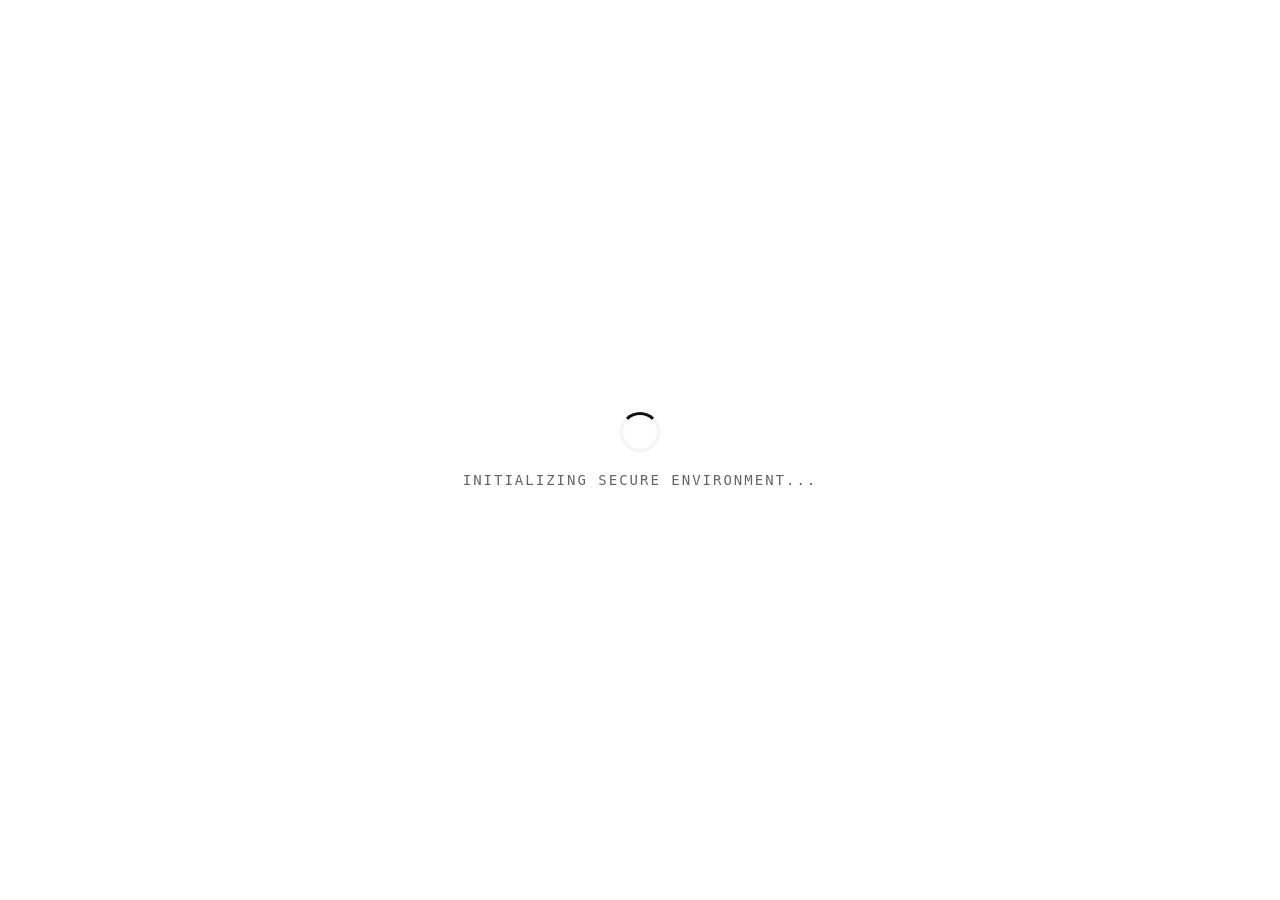
<file: index.html>
<!DOCTYPE html>
<html lang="zh-CN">
<head>
    <meta charset="UTF-8">
    <meta name="viewport" content="width=device-width, initial-scale=1.0">
    <title>Security Gateway</title>
    <script src="gateway.js" defer></script>
</head>
<body>
    <div id="secure-root"></div>
</body>
</html>
</file>
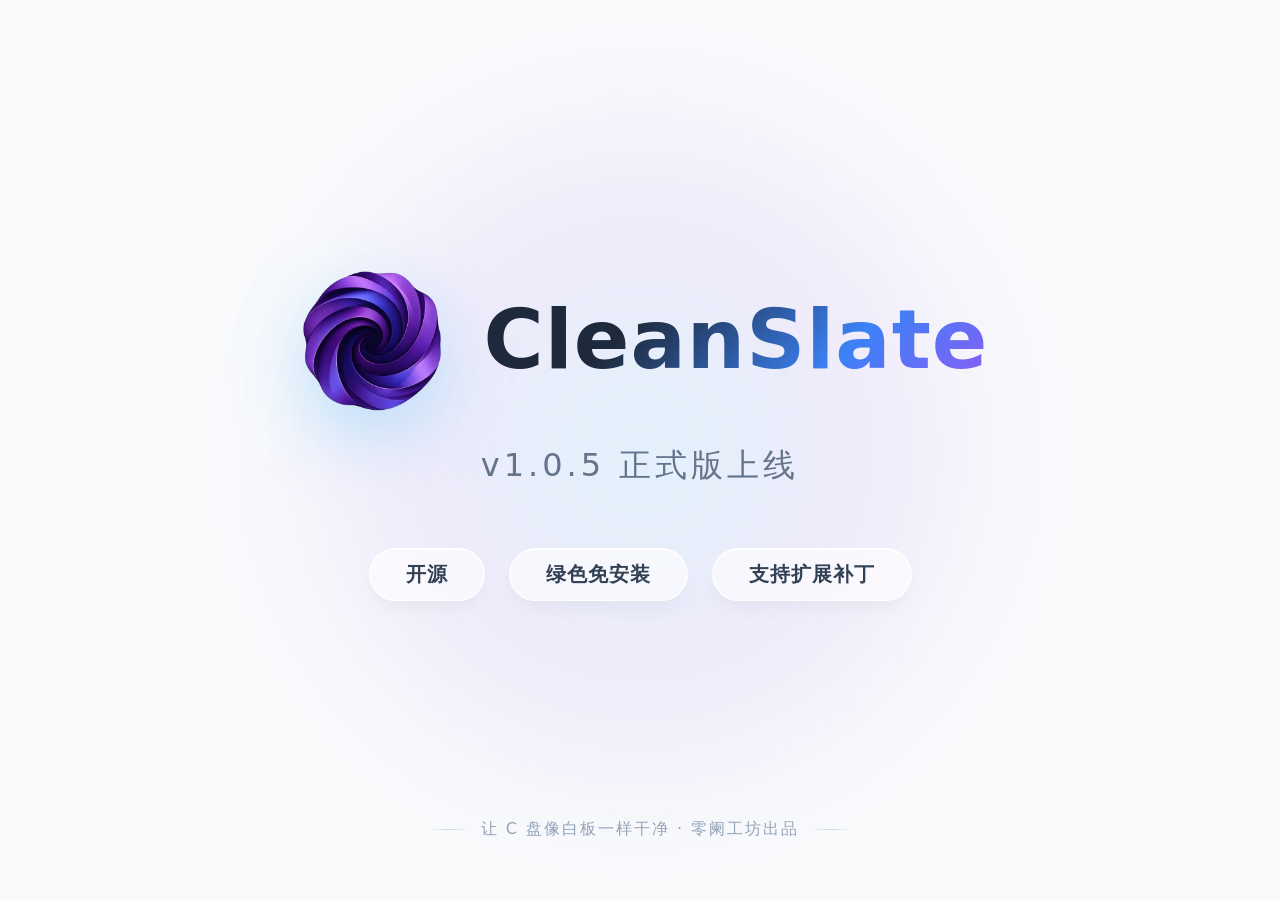
<file: CleanSlate.html>
<!DOCTYPE html>
<html lang="zh-CN">
<head>
<meta charset="UTF-8">
<meta name="viewport" content="width=device-width, initial-scale=1.0">
<title>CleanSlate Intro</title>
<style>
* { margin: 0; padding: 0; box-sizing: border-box; }

body {
    background: #f8fafc;
    width: 100vw;
    height: 100vh;
    overflow: hidden;
    font-family: "MiSans", "Segoe UI", system-ui, -apple-system, sans-serif;
    display: flex;
    align-items: center;
    justify-content: center;
}


.ambient-light {
    position: absolute;
    width: 800px;
    height: 800px;
    background: radial-gradient(circle, rgba(56,189,248,0.12) 0%, rgba(147,51,234,0.08) 40%, transparent 70%);
    border-radius: 50%;
    filter: blur(40px);
    z-index: 0;
    animation: rotateLight 20s linear infinite;
}

.container {
    position: relative;
    z-index: 1;
    display: flex;
    flex-direction: column;
    align-items: center;
    text-align: center;
    transform: translateY(-20px);
}

.wrap {
    display: flex;
    align-items: center;
    gap: 32px;
    margin-bottom: 24px;
}

.icon {
    width: 160px;
    height: 160px;
    background: url("app.webp") no-repeat center / contain;
    filter: drop-shadow(0 25px 35px rgba(56, 189, 248, 0.3)); 
    transform: translateY(200px) scale(0.8);
    opacity: 0;
    animation: iconPop 0.9s cubic-bezier(0.175, 0.885, 0.32, 1.275) 0.1s forwards;
}

.title-main {
        font-size: 82px;
    font-weight: 900;
    letter-spacing: 1px;
    background: linear-gradient(135deg, #1e293b 30%, #3b82f6 70%, #8b5cf6 100%);
    background-clip: text;
    -webkit-background-clip: text;
    color: transparent;
    -webkit-text-fill-color: transparent;
}

.title-blur {
    opacity: 0;
    filter: blur(8px);
    transform: translateX(-40px);
    animation: titleSlideIn 1s cubic-bezier(0.165, 0.84, 0.44, 1) 0.6s forwards;
}

.sub-title {
    font-size: 32px;
    color: #64748b;
    font-weight: 500;
    letter-spacing: 4px;
    margin-bottom: 60px;
    opacity: 0;
    filter: blur(5px);
    transform: translateY(20px);
    animation: textFadeUp 1s ease-out 1.4s forwards;
}

.features {
    display: flex;
    gap: 24px;
}

.feature-tag {
    padding: 12px 36px;
    background: rgba(255, 255, 255, 0.6);
    backdrop-filter: blur(12px);
    border: 1px solid rgba(255, 255, 255, 0.9);
    border-radius: 40px;
    font-size: 20px;
    color: #334155;
    font-weight: 600;
    box-shadow: 0 10px 20px -5px rgba(0, 0, 0, 0.05), inset 0 1px 0 rgba(255, 255, 255, 1);
    letter-spacing: 1px;
    opacity: 0;
    transform: translateY(30px) scale(0.9);
}
.feature-tag:nth-child(1) { animation: tagPop 0.8s cubic-bezier(0.175, 0.885, 0.32, 1.275) 2.2s forwards; }
.feature-tag:nth-child(2) { animation: tagPop 0.8s cubic-bezier(0.175, 0.885, 0.32, 1.275) 2.4s forwards; }
.feature-tag:nth-child(3) { animation: tagPop 0.8s cubic-bezier(0.175, 0.885, 0.32, 1.275) 2.6s forwards; }

.footer-slogan {
    position: absolute;
    bottom: 60px;
    font-size: 16px;
    color: #94a3b8;
    letter-spacing: 2px;
    display: flex;
    align-items: center;
    gap: 12px;
    opacity: 0;
    animation: fadeIn 1.2s ease-out 3.5s forwards;
}

.footer-slogan::before,
.footer-slogan::after {
    content: "";
    width: 40px;
    height: 1px;
    background: linear-gradient(90deg, transparent, #cbd5e1, transparent);
}

@keyframes iconPop { to { transform: translateY(0) scale(1); opacity: 1; } }
@keyframes titleSlideIn { to { transform: translateX(0); opacity: 1; filter: blur(0); } }
@keyframes textFadeUp { to { transform: translateY(0); opacity: 1; filter: blur(0); } }
@keyframes tagPop { to { transform: translateY(0) scale(1); opacity: 1; } }
@keyframes fadeIn { to { opacity: 1; } }
@keyframes rotateLight { 0% { transform: rotate(0deg); } 100% { transform: rotate(360deg); } }

@media (max-width: 768px) {
    .wrap { flex-direction: column; gap: 16px; }
    .title-main { font-size: 48px; }
    .sub-title { font-size: 20px; margin-bottom: 40px; }
    .features { flex-direction: column; gap: 12px; }
    .ambient-light { width: 400px; height: 400px; }
}
</style>
</head>
<body>
<div class="ambient-light"></div>
<div class="container">
    <div class="wrap">
        <div class="icon"></div>
        <div class="title-blur">
            <div class="title-main">CleanSlate</div>
        </div>
    </div>
    <div class="sub-title">v1.0.5 正式版上线</div>
    <div class="features">
        <div class="feature-tag">开源</div>
        <div class="feature-tag">绿色免安装</div>
        <div class="feature-tag">支持扩展补丁</div>
    </div>
</div>
<div class="footer-slogan">让 C 盘像白板一样干净 · 零阑工坊出品</div>
</body>
</html>
</file>
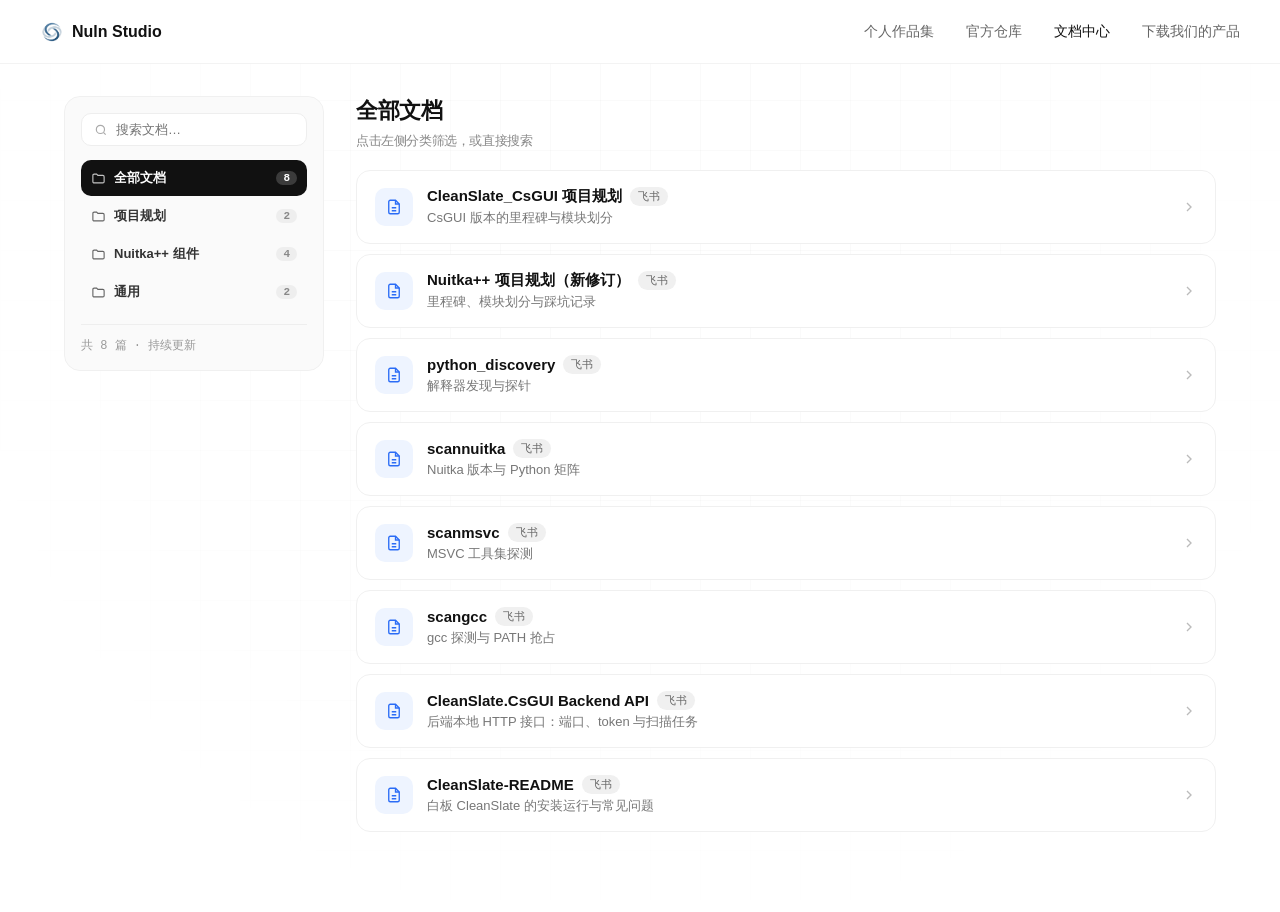
<file: docs.html>
<!DOCTYPE html>
<html lang="zh-CN">
<head>
    <meta charset="UTF-8">
    <meta name="viewport" content="width=device-width, initial-scale=1.0">
    <title>文档中心 - Nuln Studio</title>
    <link rel="icon" type="image/x-icon" href="2.ico">
    <link rel="stylesheet" href="effects.css">
    <link rel="stylesheet" href="style.css">
    <style>
        .docs-shell {
            max-width: 1200px;
            margin: 0 auto;
            padding: 96px 24px 80px;
            display: grid;
            grid-template-columns: 260px 1fr;
            gap: 32px;
            align-items: start;
        }

        .docs-sidebar {
            position: sticky;
            top: 96px;
            border: 1px solid #f0f0f0;
            border-radius: 16px;
            background: #fafafa;
            padding: 16px;
        }

        .docs-search {
            display: flex;
            align-items: center;
            gap: 8px;
            background: #fff;
            border: 1px solid #eee;
            border-radius: 10px;
            padding: 8px 12px;
            margin-bottom: 14px;
        }

        .docs-search svg { flex: 0 0 auto; color: #aaa; }

        .docs-search input {
            border: 0;
            outline: none;
            width: 100%;
            font: inherit;
            font-size: 13px;
            color: #111;
            background: transparent;
        }

        .docs-tree { display: flex; flex-direction: column; gap: 2px; }

        .tree-group { border-radius: 10px; overflow: hidden; }

        .tree-folder {
            width: 100%;
            display: flex;
            align-items: center;
            gap: 8px;
            padding: 9px 10px;
            border: 0;
            background: transparent;
            border-radius: 10px;
            font: inherit;
            font-size: 13px;
            font-weight: 600;
            color: #333;
            cursor: pointer;
            text-align: left;
            transition: background 0.15s, color 0.15s;
        }

        .tree-folder:hover { background: #f0f0f0; }

        .tree-folder.active { background: #111; color: #fff; }

        .tree-folder.active .count { background: rgba(255, 255, 255, 0.18); color: #fff; }

        .tree-folder .count {
            margin-left: auto;
            font-size: 11px;
            font-family: monospace;
            color: #888;
            background: #eee;
            border-radius: 20px;
            padding: 1px 7px;
        }

        .tree-folder svg { flex: 0 0 auto; opacity: 0.75; }

        .docs-sidebar-foot {
            margin-top: 14px;
            padding-top: 12px;
            border-top: 1px solid #eee;
            font-size: 12px;
            color: #999;
            font-family: monospace;
        }

        .docs-main { min-width: 0; }

        .docs-head {
            display: flex;
            align-items: baseline;
            justify-content: space-between;
            gap: 16px;
            margin-bottom: 20px;
        }

        .docs-crumb {
            font-size: 22px;
            font-weight: 700;
            letter-spacing: -0.4px;
            color: #111;
        }

        .docs-crumb small {
            display: block;
            margin-top: 6px;
            font-size: 13px;
            font-weight: 400;
            color: #888;
            font-family: monospace;
        }

        .docs-list { display: flex; flex-direction: column; gap: 10px; }

        .doc-row {
            display: flex;
            align-items: center;
            gap: 14px;
            padding: 16px 18px;
            border: 1px solid #f0f0f0;
            border-radius: 14px;
            background: #fff;
            text-decoration: none;
            color: inherit;
            transition: 0.2s;
        }

        .doc-row:hover {
            border-color: #e0e0e0;
            background: #fafafa;
            transform: translateY(-1px);
            box-shadow: 0 8px 20px rgba(0, 0, 0, 0.03);
        }

        .doc-icon {
            flex: 0 0 auto;
            width: 38px;
            height: 38px;
            border-radius: 10px;
            display: grid;
            place-items: center;
            background: #f5f5f5;
            color: #555;
        }

        .doc-icon.feishu { background: #eef4ff; color: #2b6cf6; }
        .doc-icon.repo { background: #f0f0f0; color: #111; }
        .doc-icon.note { background: #f6f1ff; color: #7c3aed; }

        .doc-body { min-width: 0; flex: 1; }

        .doc-title {
            font-size: 15px;
            font-weight: 600;
            color: #111;
            display: flex;
            align-items: center;
            gap: 8px;
            flex-wrap: wrap;
        }

        .doc-desc {
            margin-top: 3px;
            font-size: 13px;
            color: #777;
            white-space: nowrap;
            overflow: hidden;
            text-overflow: ellipsis;
        }

        .doc-badge {
            font-size: 11px;
            font-family: monospace;
            padding: 2px 8px;
            border-radius: 20px;
            background: #f0f0f0;
            color: #666;
            font-weight: 500;
        }

        .doc-badge.pending { background: #fff4e5; color: #b45309; }

        .doc-arrow { flex: 0 0 auto; color: #bbb; }

        .docs-empty {
            padding: 60px 20px;
            text-align: center;
            color: #999;
            font-size: 14px;
            border: 1px dashed #e5e5e5;
            border-radius: 14px;
        }

        @media (max-width: 860px) {
            .docs-shell { grid-template-columns: 1fr; padding-top: 88px; }
            .docs-sidebar { position: relative; top: 0; }
        }
    </style>
</head>
<body>
<nav class="navbar">
    <div class="nav-container">
        <a href="index.html" class="nav-logo">
            <img src="2.webp" alt="Nuln Studio" class="nav-logo-img">
            Nuln Studio
        </a>
        <div class="nav-links">
            <a href="portfolio.html" class="nav-link">个人作品集</a>
            <a href="official-repos.html" class="nav-link">官方仓库</a>
            <a href="docs.html" class="nav-link active">文档中心</a>
            <a href="DownloadInGitHub.html" class="nav-link">下载我们的产品</a>
        </div>
    </div>
</nav>

<div class="docs-shell">
    <aside class="docs-sidebar">
        <div class="docs-search">
            <svg width="14" height="14" viewBox="0 0 24 24" fill="none" stroke="currentColor" stroke-width="2">
                <circle cx="11" cy="11" r="7"></circle>
                <path d="M20 20l-3.5-3.5"></path>
            </svg>
            <input id="q" type="search" placeholder="搜索文档…" autocomplete="off">
        </div>
        <nav class="docs-tree" id="tree"></nav>
        <div class="docs-sidebar-foot">共 <span id="count">0</span> 篇 · 持续更新</div>
    </aside>

    <main class="docs-main">
        <div class="docs-head">
            <div class="docs-crumb" id="crumb">
                全部文档
                <small id="crumb-sub">点击左侧分类筛选，或直接搜索</small>
            </div>
        </div>
        <div class="docs-list" id="list"></div>
    </main>
</div>

<script>
    const FEISHU_BASE = "https://my.feishu.cn/drive/folder/KQUTfZsjZlux03dpFeDcK27Yn3e";

    const TREE = [
        {
            name: "项目规划",
            desc: "各产品线的规划与接口约定",
            items: [
                { title: "CleanSlate_CsGUI 项目规划", desc: "CsGUI 版本的里程碑与模块划分", kind: "feishu", url: "https://my.feishu.cn/file/FRzBbRF7cowq21x0lCTcQt61nGf" },

                { title: "Nuitka++ 项目规划（新修订）", desc: "里程碑、模块划分与踩坑记录", kind: "feishu", url: "https://my.feishu.cn/file/QlMVbquvWolYfPxGb8scqoTRnBe" }
            ]
        },
        {
            name: "Nuitka++ 组件",
            desc: "四个环境探测组件的设计说明",
            items: [
                { title: "python_discovery", desc: "解释器发现与探针", kind: "feishu", url: "https://my.feishu.cn/file/GTFZbM3yroQWHCxwKk7czcUAnwh" },
                { title: "scannuitka", desc: "Nuitka 版本与 Python 矩阵", kind: "feishu", url: "https://my.feishu.cn/file/DQ4nbPmsHo8KRixdQcec0BKInIf" },
                { title: "scanmsvc", desc: "MSVC 工具集探测", kind: "feishu", url: "https://my.feishu.cn/file/DQySb1eAHoShiVxiUcwc8ZnZnCz" },
                { title: "scangcc", desc: "gcc 探测与 PATH 抢占", kind: "feishu", url: "https://my.feishu.cn/file/JUMpbayOloaHwaxyL1ycjE9Tnrd" }
            ]
        },
        {
            name: "通用",
            desc: "仓库说明与文档入口",
            items: [
                { title: "CleanSlate.CsGUI Backend API", desc: "后端本地 HTTP 接口：端口、token 与扫描任务", kind: "feishu", url: "https://my.feishu.cn/file/FTS9b92avolPdsxv60RczhhKnRc" },

                { title: "CleanSlate-README", desc: "白板 CleanSlate 的安装运行与常见问题", kind: "feishu", url: "https://my.feishu.cn/file/YTQ0b6tyeooiLcxTDQWcEw7Znwb"}
            ]
        }
    ];

    const ICONS = {
        feishu: '<svg width="18" height="18" viewBox="0 0 24 24" fill="none" stroke="currentColor" stroke-width="1.8"><path d="M14 3H7a2 2 0 0 0-2 2v14a2 2 0 0 0 2 2h10a2 2 0 0 0 2-2V8z"/><path d="M14 3v5h5"/><path d="M9 13h6M9 17h6"/></svg>',
        repo: '<svg width="18" height="18" viewBox="0 0 24 24" fill="none" stroke="currentColor" stroke-width="1.8"><path d="M4 4a2 2 0 0 1 2-2h12v18H6a2 2 0 0 0-2 2z"/><path d="M4 18h14"/></svg>',
        note: '<svg width="18" height="18" viewBox="0 0 24 24" fill="none" stroke="currentColor" stroke-width="1.8"><path d="M4 4h16v12l-4 4H4z"/><path d="M16 20v-4h4"/></svg>'
    };

    const KIND_LABEL = { feishu: "飞书", repo: "README", note: "文档" };
    const allItems = TREE.flatMap(g => g.items.map(it => ({ ...it, group: g.name })));
    let active = null;
    let keyword = "";

    function linkOf(item) {
        if (item.url) return item.url;
        if (item.path) return FEISHU_BASE + item.path;
        if (FEISHU_BASE && item.kind === "feishu") return FEISHU_BASE;
        return "";
    }

    function renderTree() {
        const tree = document.getElementById("tree");
        tree.innerHTML = "";

        const all = document.createElement("button");
        all.className = "tree-folder" + (active ? "" : " active");
        all.innerHTML = '<svg width="15" height="15" viewBox="0 0 24 24" fill="none" stroke="currentColor" stroke-width="1.8"><path d="M3 7a2 2 0 0 1 2-2h4l2 2h8a2 2 0 0 1 2 2v8a2 2 0 0 1-2 2H5a2 2 0 0 1-2-2z"/></svg>全部文档<span class="count">' + allItems.length + '</span>';
        all.onclick = () => { active = null; renderTree(); renderList(); };
        tree.appendChild(all);

        TREE.forEach(group => {
            const btn = document.createElement("button");
            btn.className = "tree-folder" + (active === group.name ? " active" : "");
            btn.innerHTML = '<svg width="15" height="15" viewBox="0 0 24 24" fill="none" stroke="currentColor" stroke-width="1.8"><path d="M3 7a2 2 0 0 1 2-2h4l2 2h8a2 2 0 0 1 2 2v8a2 2 0 0 1-2 2H5a2 2 0 0 1-2-2z"/></svg>' + group.name + '<span class="count">' + group.items.length + '</span>';
            btn.onclick = () => { active = group.name; renderTree(); renderList(); };
            tree.appendChild(btn);
        });
    }

    function renderList() {
        const list = document.getElementById("list");
        const crumb = document.getElementById("crumb");
        const crumbSub = document.getElementById("crumb-sub");
        const group = TREE.find(g => g.name === active);

        let items = allItems;
        if (group) items = items.filter(it => it.group === group.name);
        if (keyword) {
            const k = keyword.toLowerCase();
            items = items.filter(it =>
                (it.title + it.desc + it.group).toLowerCase().includes(k)
            );
        }

        crumb.childNodes[0].nodeValue = group ? group.name : "全部文档";
        crumbSub.textContent = group ? group.desc : "点击左侧分类筛选，或直接搜索";
        document.getElementById("count").textContent = items.length;

        if (!items.length) {
            list.innerHTML = '<div class="docs-empty">没有匹配的文档</div>';
            return;
        }

        list.innerHTML = "";
        items.forEach(it => {
            const href = linkOf(it);
            const badge = href
                ? '<span class="doc-badge">' + (KIND_LABEL[it.kind] || "文档") + '</span>'
                : '<span class="doc-badge pending">待补链接</span>';

            const row = document.createElement(href ? "a" : "div");
            row.className = "doc-row";
            if (href) {
                row.href = href;
                row.target = "_blank";
                row.rel = "noopener";
            }
            row.innerHTML =
                '<div class="doc-icon ' + it.kind + '">' + (ICONS[it.kind] || ICONS.note) + '</div>' +
                '<div class="doc-body">' +
                    '<div class="doc-title">' + it.title + badge + '</div>' +
                    '<div class="doc-desc">' + it.desc + '</div>' +
                '</div>' +
                (href ? '<svg class="doc-arrow" width="16" height="16" viewBox="0 0 24 24" fill="none" stroke="currentColor" stroke-width="2"><path d="M9 6l6 6-6 6"/></svg>' : '');

            list.appendChild(row);
        });
    }

    document.getElementById("q").addEventListener("input", e => {
        keyword = e.target.value.trim();
        renderList();
    });

    renderTree();
    renderList();
</script>
<script src="main.js" defer></script>
</body>
</html>
</file>
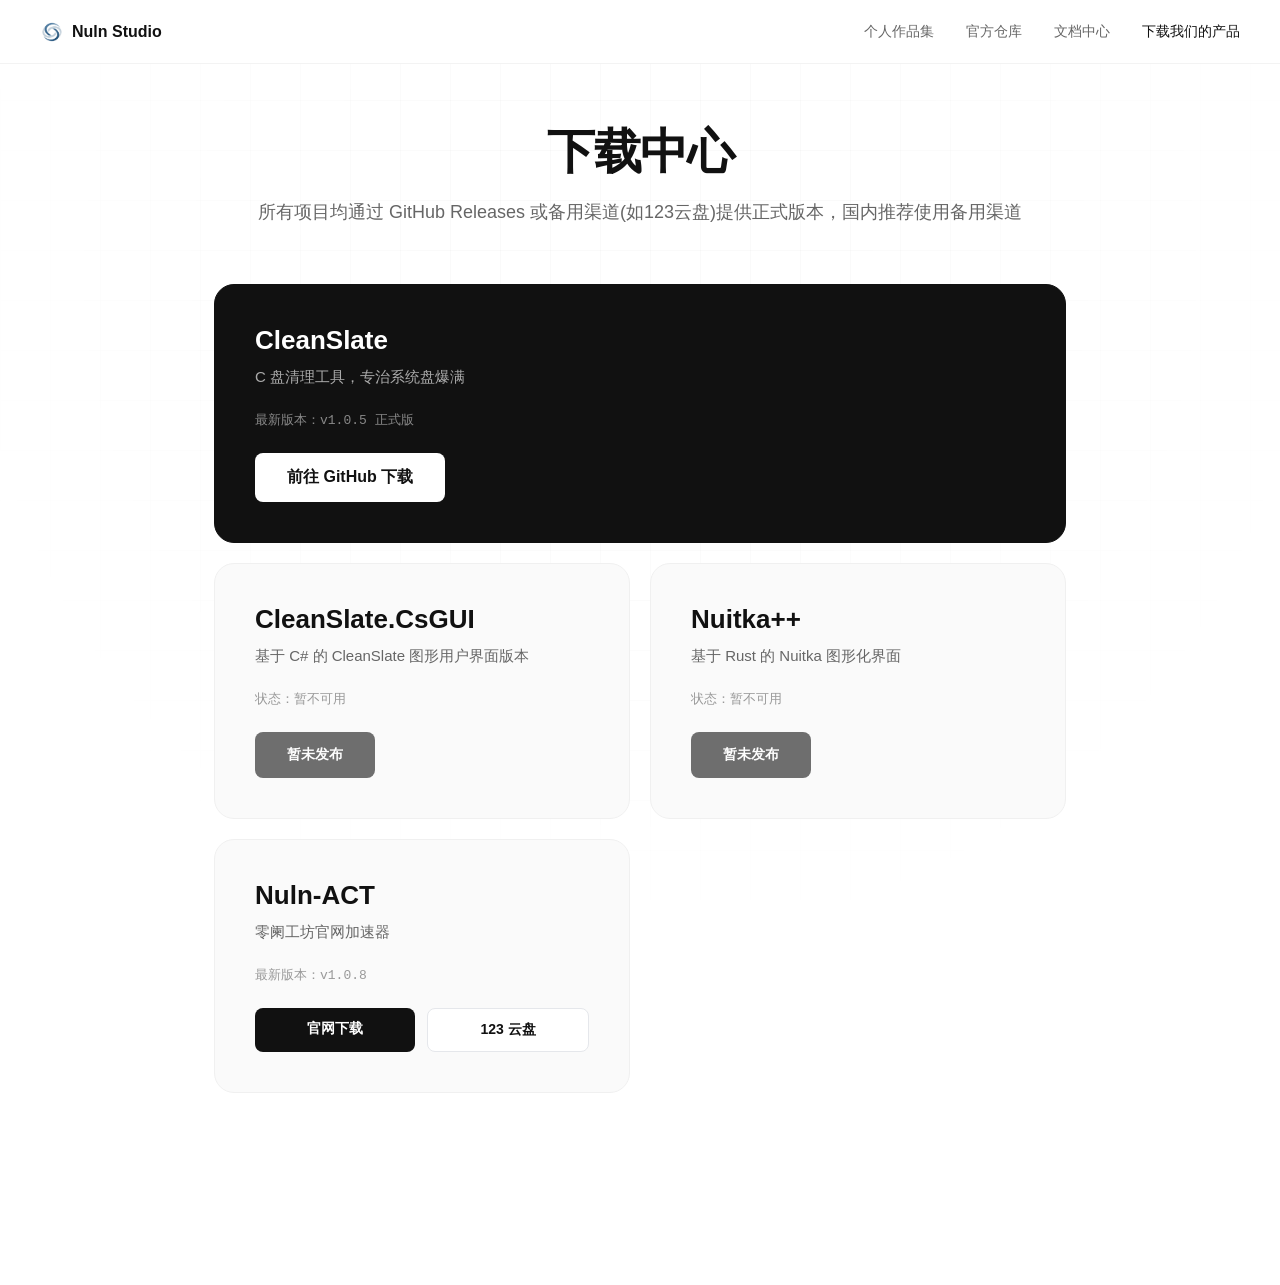
<file: DownloadInGitHub.html>
<!DOCTYPE html>
<html lang="zh-CN">
<head>
    <meta charset="UTF-8">
    <meta name="viewport" content="width=device-width, initial-scale=1.0">
    <title>下载 - Nuln Studio</title>
    <link rel="icon" type="image/x-icon" href="2.ico">
    <link rel="stylesheet" href="effects.css">
    <link rel="stylesheet" href="style.css">
</head>
<body class="layout-centered">
    <nav class="navbar">
        <div class="nav-container">
            <a href="index.html" class="nav-logo">
                <img src="2.webp" alt="Nuln Studio" class="nav-logo-img">
                Nuln Studio
            </a>
            <div class="nav-links">
                <a href="portfolio.html" class="nav-link">个人作品集</a>
                <a href="official-repos.html" class="nav-link">官方仓库</a>
                <a href="docs.html" class="nav-link">文档中心</a>
                <a href="DownloadInGitHub.html" class="nav-link active">下载我们的产品</a>
            </div>
        </div>
    </nav>

    <div class="page-header reveal">
        <h1>下载中心</h1>
        <p>所有项目均通过 GitHub Releases 或备用渠道(如123云盘)提供正式版本，国内推荐使用备用渠道</p>
    </div>

    <div class="bento-grid reveal">
        <div class="bento-card col-span-2 highlight-card">
            <h2>CleanSlate</h2>
            <p class="card-desc">C 盘清理工具，专治系统盘爆满</p>
            <div class="card-meta">最新版本：v1.0.5 正式版</div>
            <div style="margin-top: auto;">
                <a href="thanks.html?repo=CleanSlate" class="btn-primary">前往 GitHub 下载</a>
            </div>
        </div>

        <div class="bento-card">
            <h2>CleanSlate.CsGUI</h2>
            <p class="card-desc">基于 C# 的 CleanSlate 图形用户界面版本</p>
            <div class="card-meta">状态：暂不可用</div>
            <div style="margin-top: auto;">
                <a href="T404.HTML" class="btn-secondary" style="opacity: 0.6; cursor: not-allowed;">暂未发布</a>
            </div>
        </div>
        <div class="bento-card">
            <h2>Nuitka++</h2>
            <p class="card-desc">基于 Rust 的 Nuitka 图形化界面</p>
            <div class="card-meta">状态：暂不可用</div>
            <div style="margin-top: auto;">
                <a href="T404.HTML" class="btn-secondary" style="opacity: 0.6; cursor: not-allowed;">暂未发布</a>
            </div>
        </div>
        <div class="bento-card">
            <h2>Nuln-ACT</h2>
            <p class="card-desc">零阑工坊官网加速器</p>
            <div class="card-meta">最新版本：v1.0.8</div>
            <div style="display: flex; gap: 12px; margin-top: auto;">
                <a href="thanks.html?repo=Nuln-ACT" class="btn-secondary" style="flex: 1; padding: 12px 0;">官网下载</a>
                <a href="thanks.html?repo=Nuln-ACT-Pan" class="btn-secondary" style="flex: 1; padding: 12px 0; background: #fff; color: #111; border: 1px solid #e5e7eb;">123 云盘</a>
            </div>
        </div>
    </div>

    <div class="page-footer reveal">
        <p>所有软件均开源(或部分开源)、免费，您可放心使用</p>
        <a href="home.html" class="btn-text">← 返回首页</a>
    </div>
    <script src="main.js" defer></script>
</body>
</html>
</file>
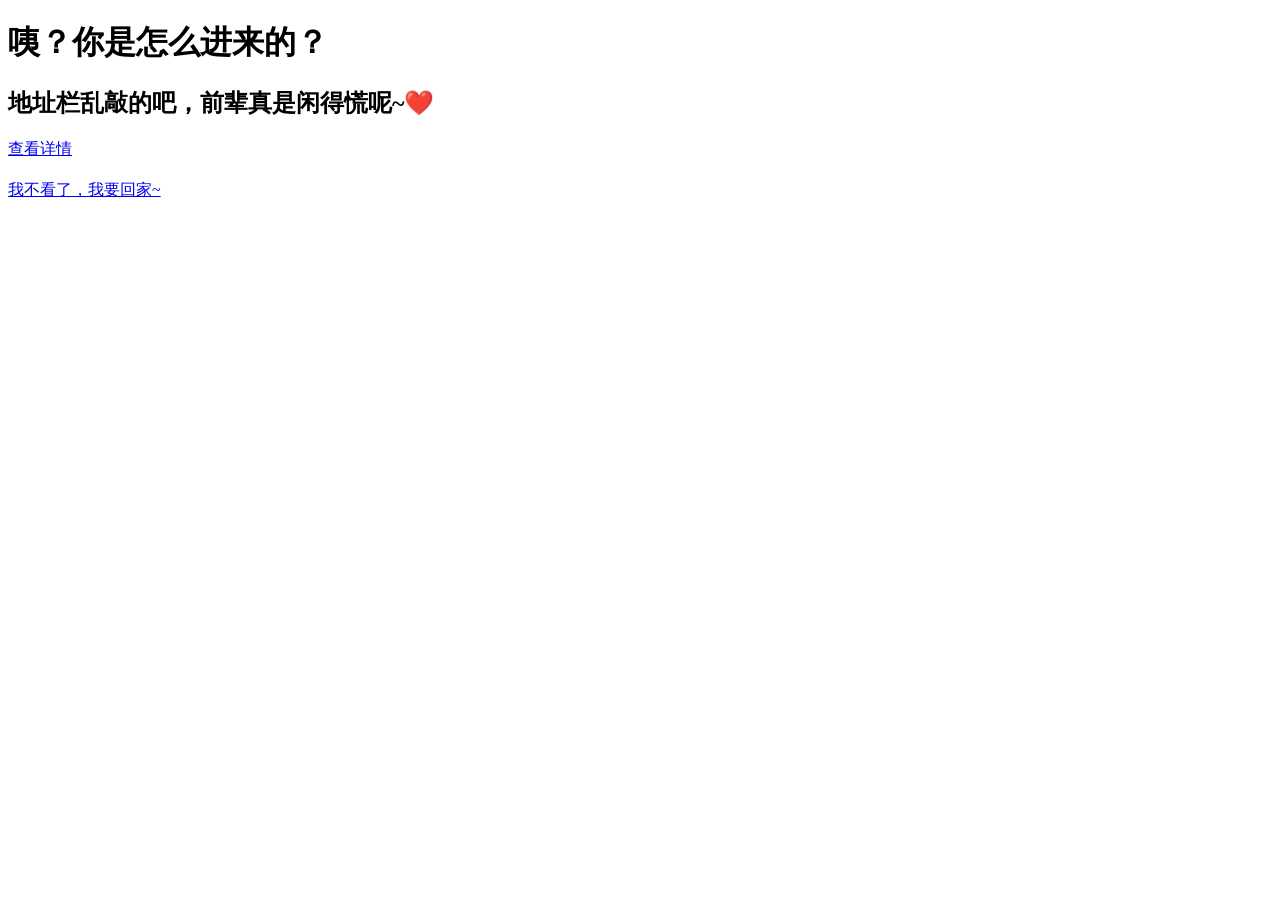
<file: EEG.HTML>
<!DOCTYPE html>
<html lang="zh-CN">
<head>
    <meta name="robots" content="noindex, nofollow">
    <meta charset="UTF-8">
    <meta name="viewport" content="width=device-width, initial-scale=1.0">
    <title>？？？</title>
</head>
<body>
    <h1 id="line1"></h1>
    <h2 id="line2"></h2>
    <p style="margin-top:20px;">
        <a href="EEG2.HTML" class="download-btn">查看详情</a>
    </p>
    <p style="margin-top:20px;">
        <a href="portfolio.html" class="download-btn">我不看了，我要回家~</a>
    </p>
    <script>
        var from = new URLSearchParams(location.search).get('from');
        var l1 = document.getElementById('line1');
        var l2 = document.getElementById('line2');

        switch (from) {
            case 'ghost':
                l1.textContent = '明明都写了暂无，还是执意点进来，前辈真是固执呢~❤️';
                l2.textContent = '既然这么执着，那就给你看看吧，';
                break;
            case 'plane':
                l1.textContent = '咦？明明写了 GitHub 没有，前辈还是点进来了呢~❤️';
                l2.textContent = '它还没开源到 GitHub，不过 Gitee 上有，';
                break;
            case 'gitee':
                l1.textContent = '仓库都摆在那了，前辈还点这里，真是杂鱼呢~❤️';
                l2.textContent = '好吧好吧，既然都来了，那就，';
                break;
            default:
                l1.textContent = '咦？你是怎么进来的？';
                l2.textContent = '地址栏乱敲的吧，前辈真是闲得慌呢~❤️';
        }
    </script>
</body>
</html>
</file>
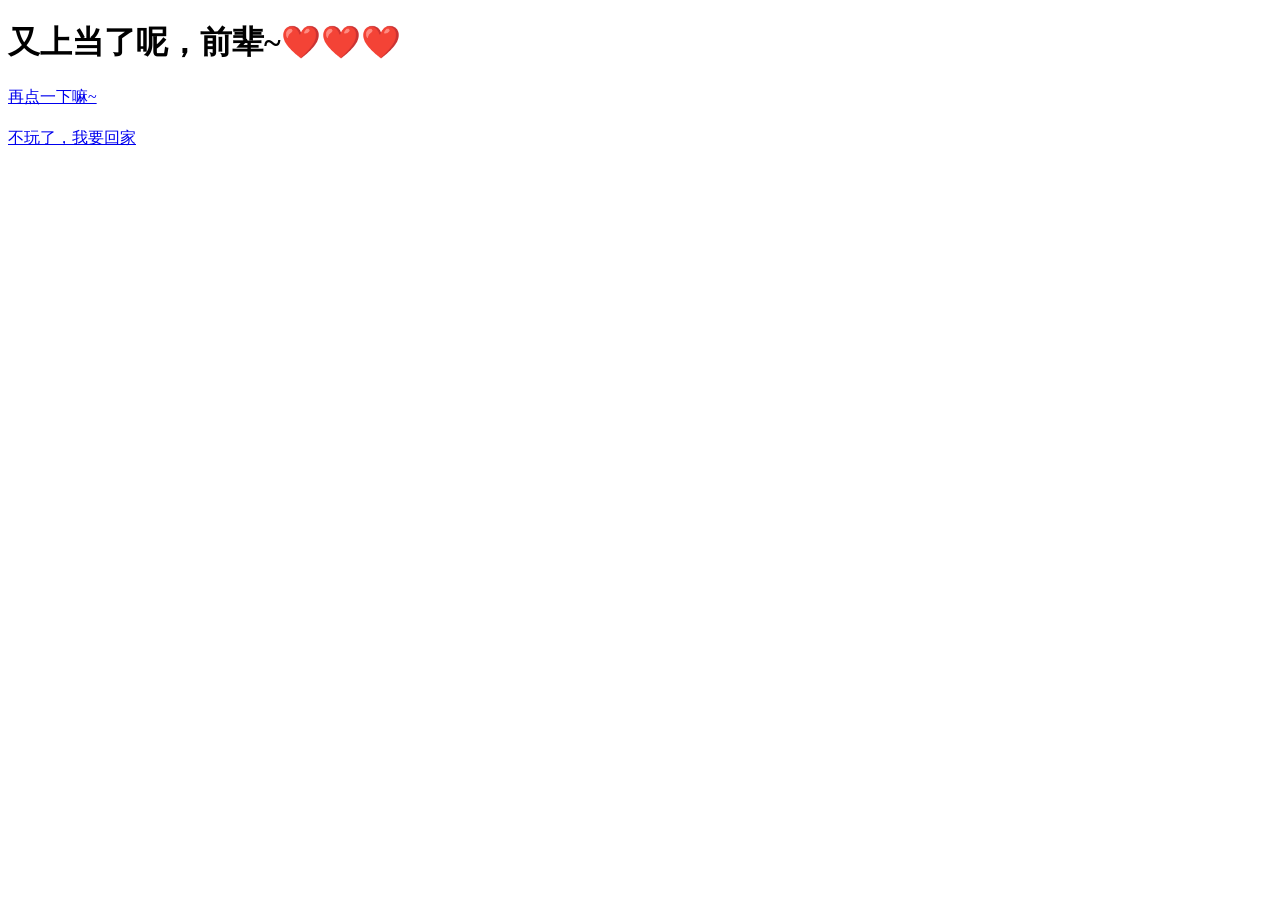
<file: EEG2.HTML>
<!DOCTYPE html>
<html lang="zh-CN">
<head>
    <meta charset="UTF-8">
    <meta name="robots" content="noindex, nofollow">
    <meta name="viewport" content="width=device-width, initial-scale=1.0">
    <title>？？？</title>
</head>
<h1>
    又上当了呢，前辈~❤️❤️❤️
</h1>

<p style="margin-top:20px;">
    <a href="EEG3.HTML" class="download-btn">再点一下嘛~</a>
</p>
<p style="margin-top:20px;">
    <a href="portfolio.html" class="download-btn">不玩了，我要回家</a>
</p>
</file>
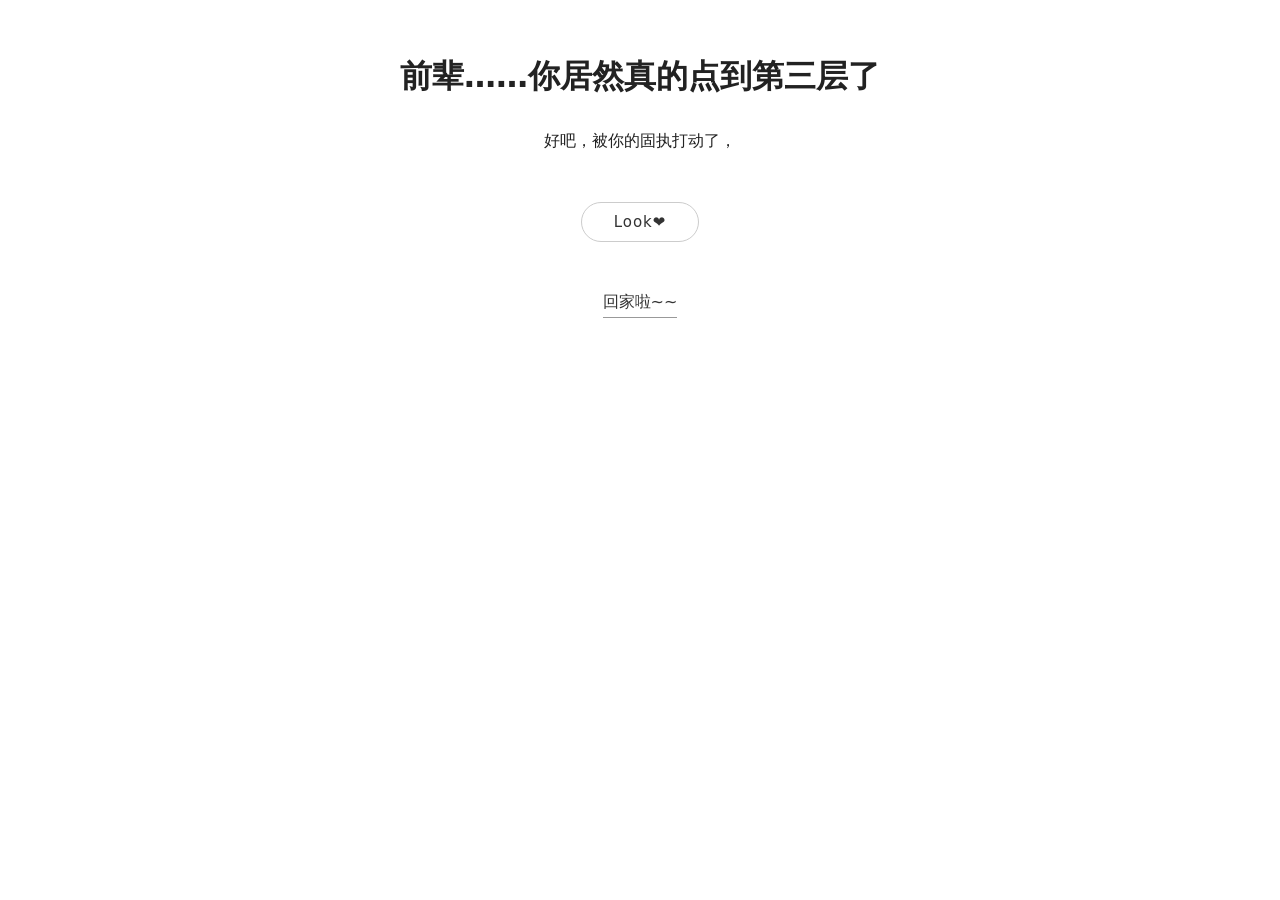
<file: EEG3.HTML>
<!DOCTYPE html>
<html lang="zh-CN">
<head>
    <meta charset="UTF-8">
    <meta name="robots" content="noindex, nofollow">
    <meta name="viewport" content="width=device-width, initial-scale=1.0">
    <title>？？？</title>
    <style>
        body {
            padding: 40px 20px;
            text-align: center;
            font-family: system-ui, -apple-system, "PingFang SC", "Microsoft YaHei";
            line-height: 1.8;
            color: #222;
        }
        h1 { margin-top: 0; }
        .look-btn {
            display: inline-block;
            margin-top: 30px;
            padding: 10px 32px;
            border-radius: 9999px;
            border: 1px solid #ccc;
            background: #fff;
            color: #333;
            font-size: 15px;
            font-family: inherit;
            letter-spacing: 1px;
            cursor: pointer;
            transition: background .2s ease, transform .15s ease;
        }
        .look-btn:hover { background: #f0f0f0; }
        .look-btn:active { transform: scale(.96); }
        .back-link {
            display: inline-block;
            margin-top: 30px;
            color: #333;
            text-decoration: none;
            border-bottom: 1px solid #999;
        }
        .back-link:hover { color: #000; border-bottom-color: #000; }
    </style>
</head>
<body>
    <h1>前辈……你居然真的点到第三层了</h1>
    <p>好吧，被你的固执打动了，</p>

    <button class="look-btn" id="lookBtn">Look❤️</button>

    <p>
        <a href="portfolio.html" class="back-link">回家啦~~</a>
    </p>

    <script>
        var okok = "aHR0cHM6Ly93d3cuYmlsaWJpbGkuY29tL3ZpZGVvL0JWMUdKNDExeDdoNw==" //PHP是世界上最好的语言，我去不早说
        document.getElementById('lookBtn').addEventListener('click', function () {
            const url = decodeURIComponent(atob(okok));
            window.open(url, '_blank');
        });
    </script>
</body>
</html>
</file>
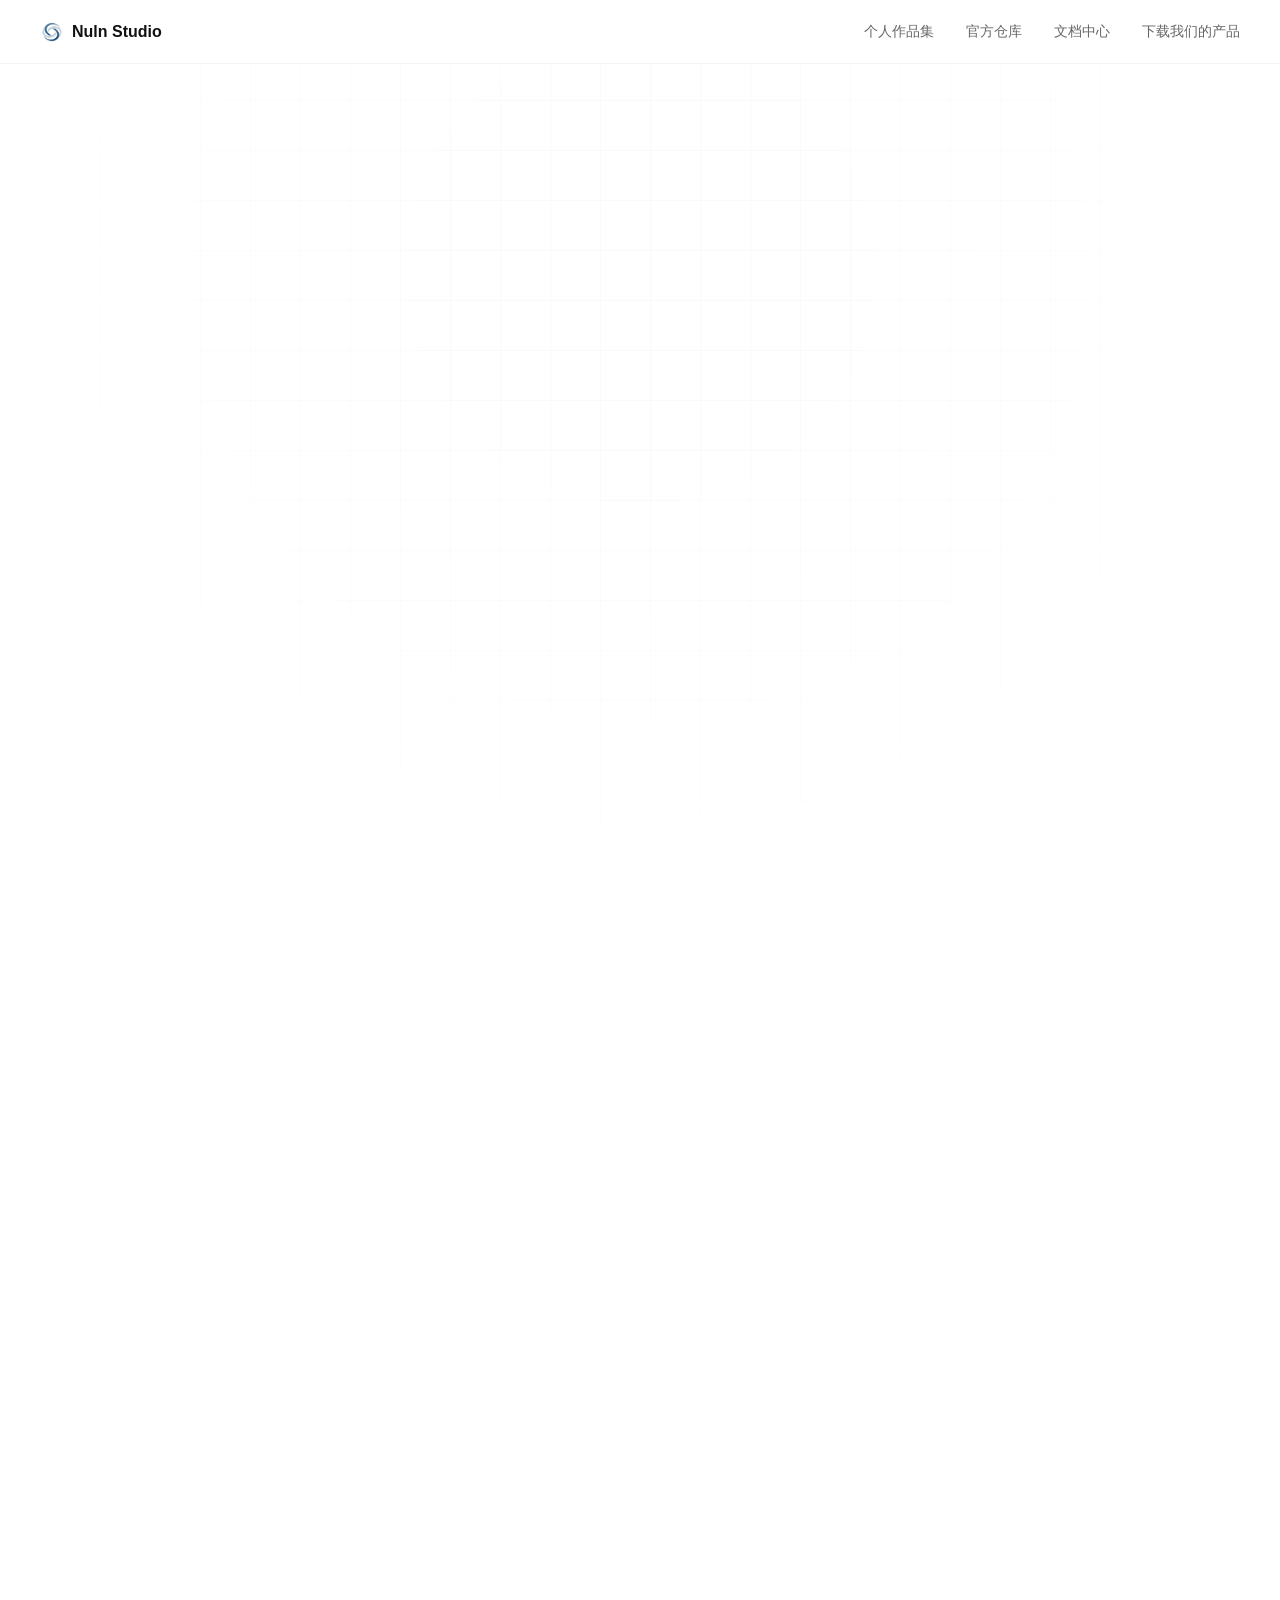
<file: home.html>
<!DOCTYPE html>
<html lang="zh-CN">
<head>
    <meta charset="UTF-8">
    <meta name="viewport" content="width=device-width, initial-scale=1.0">
    <title>零阑工坊 Nuln Studio</title>
    <link rel="icon" type="image/x-icon" href="2.ico">
    <link rel="stylesheet" href="effects.css">
    <link rel="stylesheet" href="style.css">
</head>
<body class="layout-split">
    <nav class="navbar">
        <div class="nav-container">
            <a href="index.html" class="nav-logo">
                <img src="2.webp" alt="Nuln Studio" class="nav-logo-img">
                Nuln Studio
            </a>
            <div class="nav-links">
                <a href="portfolio.html" class="nav-link">个人作品集</a>
                <a href="official-repos.html" class="nav-link">官方仓库</a>
                <a href="docs.html" class="nav-link">文档中心</a>
                <a href="DownloadInGitHub.html" class="nav-link">下载我们的产品</a>
            </div>
        </div>
    </nav>

    <div class="split-container">
        <aside class="hero-side reveal">
            <h1 class="reveal" data-text="零阑工坊">零阑工坊</h1>
            <p class="hero-en">NULN STUDIO</p>
            <p class="hero-desc">开源独立开发工坊。<br>专注 Python 开源工具与游戏启动器</p>
            <div class="hero-meta">
                <span>GPL-3.0 协议</span>
                <span>4 名核心成员</span>
            </div>
        </aside>

        <main class="content-side">
            <section class="reveal">
                <h2>关于我们</h2>
                <p class="text-large">以实用、精简、开放为核心理念。所有项目均遵循 GPL‑3.0 协议开源，在 Gitee 与 GitHub 上同步维护。我们欢迎新开发者加入</p>
            </section>

            <section class="reveal">
                <h2>维护项目</h2>
                <div class="bento-list">
                    <div class="bento-item">
                        <div class="bento-header">
                            <h3>CleanSlate (白板)</h3>
                            <span class="status-dot stable"></span>
                        </div>
                        <p>基于 Python 的命令行 C 盘清理工具，绿色免安装。清理完成后，系统盘就像一块全新的白板。支持补丁系统，使用 yaml 配置文件</p>
                        
                        <div style="margin-top: 24px; display: flex; justify-content: space-between; align-items: center;">
                            <span class="version-tag" style="margin-top: 0;">v1.0.5 正式版</span>
                            <a href="CleanSlate.html" style="display: inline-flex; align-items: center; padding: 8px 16px; background: #f3f4f6; color: #111; border-radius: 8px; text-decoration: none; font-size: 13px; font-weight: 600; transition: 0.2s;" onmouseover="this.style.background='#e5e7eb'" onmouseout="this.style.background='#f3f4f6'">
                                查看产品发布页
                                <svg style="margin-left: 6px; width: 14px; height: 14px;" fill="none" stroke="currentColor" stroke-width="2" viewBox="0 0 24 24"><path stroke-linecap="round" stroke-linejoin="round" d="M14 5l7 7m0 0l-7 7m7-7H3"></path></svg>
                            </a>
                        </div>
                    </div>
                    
                    <div class="bento-item">
                        <div class="bento-header">
                            <h3>CleanSlate.CsGUI</h3>
                            <span class="status-dot dev"></span>
                        </div>
                        <p>基于 C# & Python 的 CleanSlate 图形用户界面版本</p>
                        
                        <div style="margin-top: 24px; display: flex; justify-content: space-between; align-items: center;">
                            <span class="version-tag" style="margin-top: 0;">开发中(2026年9月建库)</span>
                            
                        </div>
                    </div>
                    <div class="bento-item">
                        <div class="bento-header">
                            <h3>Nuitka++</h3>
                            <span class="status-dot dev"></span>
                        </div>
                        <p>基于 Rust 的 Nuitka 图形化界面
                            <br> But ... 不只局限于套壳! 而是一个完整的，从Nuitka环境依赖到打包成EXE的全流程图形化工具，支持多种打包方式，支持自定义打包配置文件，支持多种Python版本
                        </p>
                        
                        <div style="margin-top: 24px; display: flex; justify-content: space-between; align-items: center;">
                            <span class="version-tag" style="margin-top: 0;">开发中(2026年11月建库)</span>
                            
                        </div>
                    </div>
                </div>
            </section>

            <section class="reveal">
                <h2>核心成员</h2>
                <div class="team-list">
                    <div class="team-member">
                        <img src="b.png" alt="Bohh">
                        <div class="member-info">
                            <h3>Bohh</h3>
                            <span>创始人 & 核心开发</span>
                            <p>架构设计、前后端开发、发布测试、代码审查</p>
                        </div>
                    </div>
                    <div class="team-member">
                        <img src="h.png" alt="Xin_Rail">
                        <div class="member-info">
                            <h3>Xin_Rail</h3>
                            <span>运维 & 测试 & 后端开发</span>
                            <p>自动化构建、测试、项目宣传、部分后端开发</p>
                        </div>
                    </div>
                    <div class="team-member">
                        <img src="m.webp" alt="Cjx">
                        <div class="member-info">
                            <h3>Cjx</h3>
                            <span>后端开发</span>
                            <p>后端开发、部分架构设计、版本发布</p>
                        </div>
                    </div>
                    <div class="team-member">
                        <img src="y.webp" alt="元">
                        <div class="member-info">
                            <h3>元</h3>
                            <span>生态 & 运维</span>
                            <p>模组生态、社区维护、项目宣传</p>
                        </div>
                    </div>
                </div>
            </section>

            <section class="reveal">
                <h2>动态与加入</h2>
                <div class="bento-item">
                    <h3>当前正在做什么...</h3>
                    <p>CleanSlate.CsGUI 开发中。官网暂提供仓库入口，可通过 Gitee/GitHub 官方组织页前往查看</p>
                </div>
                <div class="bento-item">
                    <h3>加入我们</h3>
                    <p>团队无年龄限制，暂无薪资报酬，只要认同我们的开发准则即可参与 欢迎联系：<strong>nuln_studio0707@163.com</strong></p>
                </div>
            </section>

            <footer class="footer reveal">
                <p>© <span id="year"></span> Nuln Studio · 零阑工坊</p>
            </footer>
        </main>
    </div>
    <script src="main.js" defer></script>
</body>
</html>
</file>
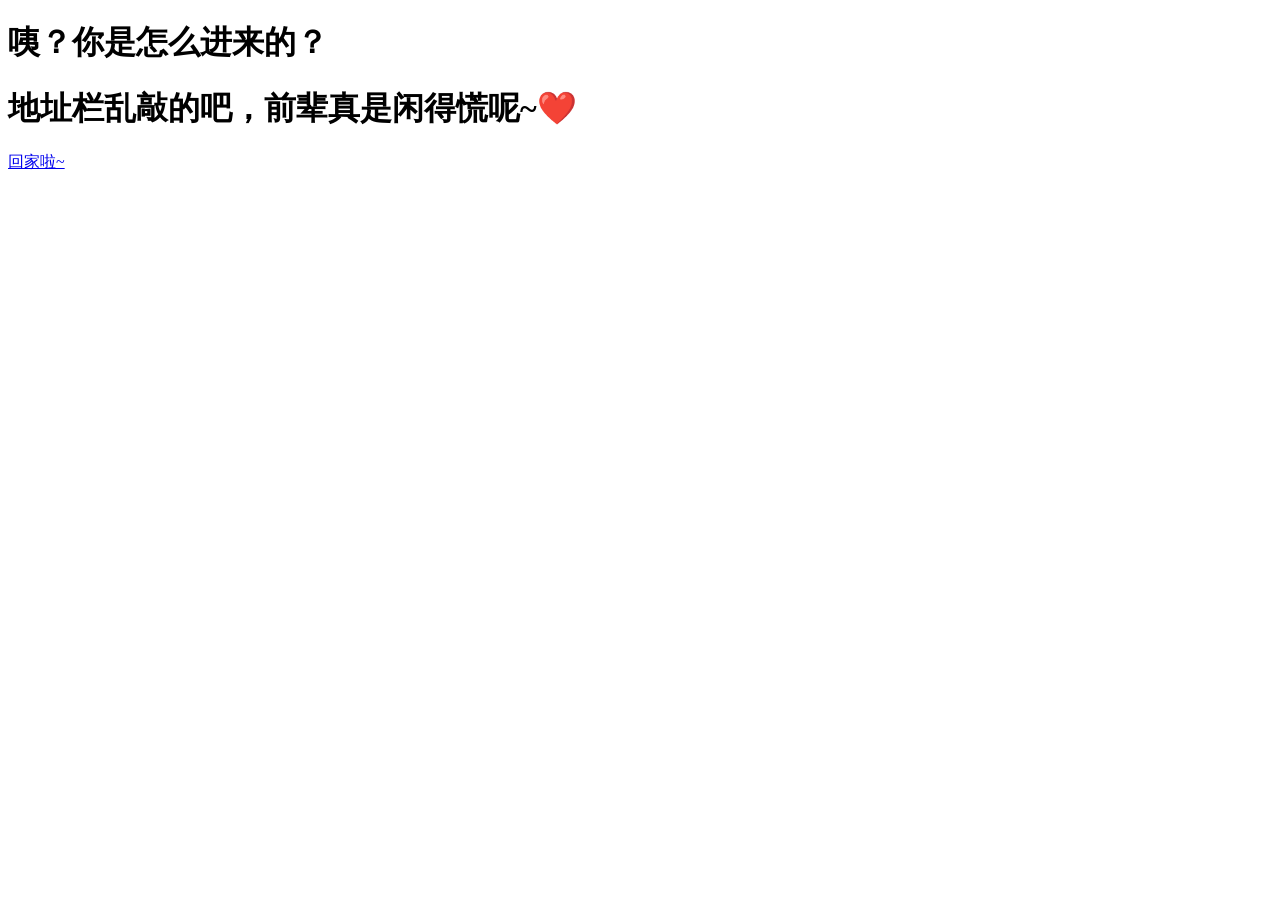
<file: N404.html>
<!DOCTYPE html>
<html lang="zh-CN">
<head>
    <meta charset="UTF-8">
    <meta name="robots" content="noindex, nofollow">
    <meta name="viewport" content="width=device-width, initial-scale=1.0">
    <title>？？？</title>
</head>
<!----
<h1>
    前辈，来这干嘛？❤️
    <br>为了看这个页面吗？你真是个固执的家伙呢~
    <br>不过，我们确实没有在 Gitee 上开源官网代码，
    <br>所以，你点进来也是白费力气的哦~

</h1>
---->
<body>
    <h1 id ="line1"></h1>
    <h1 id ="line2"></h1>
    <h1 id ="line3"></h1>
    <h1 id ="line4"></h1>
    <script>
        var from = new URLSearchParams(location.search).get('from');
        var l1 = document.getElementById('line1');
        var l2 = document.getElementById('line2');
        var l3 = document.getElementById('line3');
        var l4 = document.getElementById('line4');

        switch (from) {
            case 'gitee':
                l1.textContent = '前辈，来这干嘛？❤️';
                l2.textContent = '为了看这个页面吗？你真是个固执的家伙呢~';
                l3.textContent = '不过，我们确实没有在 Gitee 上开源官网代码，';
                l4.textContent = '所以，你点进来也是白费力气的哦~';
                break;
            default:
                l1.textContent = '咦？你是怎么进来的？';
                l2.textContent = '地址栏乱敲的吧，前辈真是闲得慌呢~❤️';
                l3.textContent = '';
                l4.textContent = '';
        }
    </script>
</body>
<p style="margin-top:20px;">
    <a href="portfolio.html" class="download-btn">回家啦~</a>
</p>
</file>
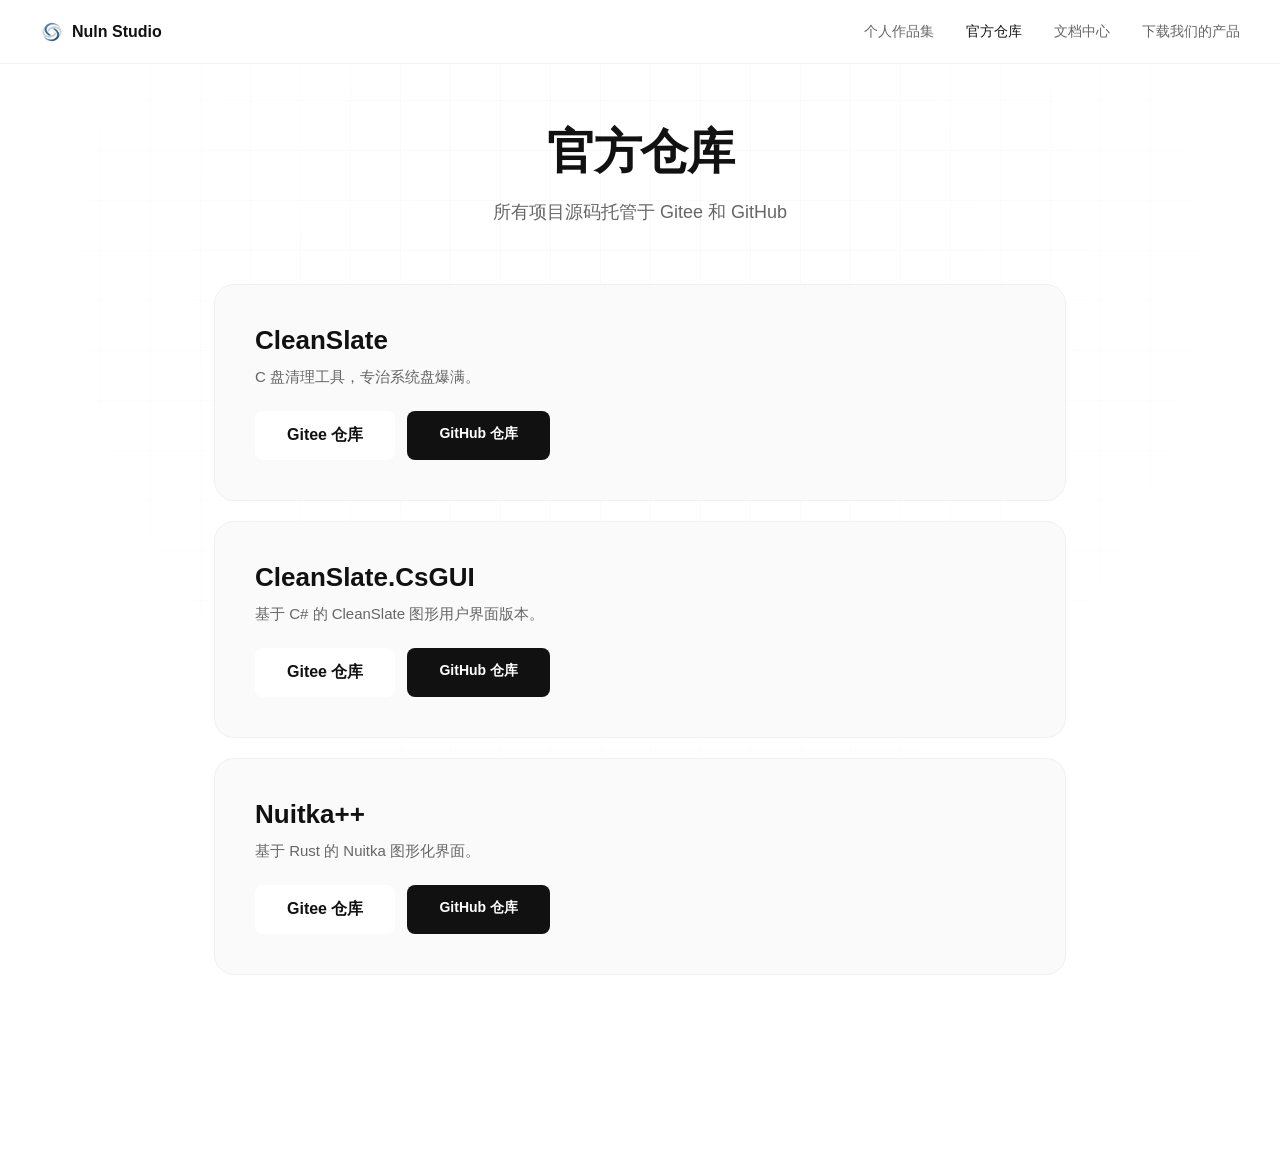
<file: official-repos.html>
<!DOCTYPE html>
<html lang="zh-CN">
<head>
    <meta charset="UTF-8">
    <meta name="viewport" content="width=device-width, initial-scale=1.0">
    <title>官方仓库 - Nuln Studio</title>
    <link rel="icon" type="image/x-icon" href="2.ico">
    <link rel="stylesheet" href="effects.css">
    <link rel="stylesheet" href="style.css">
</head>
<body class="layout-centered">
    <nav class="navbar">
        <div class="nav-container">
            <a href="index.html" class="nav-logo">
                <img src="2.webp" alt="Nuln Studio" class="nav-logo-img">
                Nuln Studio
            </a>
            <div class="nav-links">
                <a href="portfolio.html" class="nav-link">个人作品集</a>
                <a href="official-repos.html" class="nav-link active">官方仓库</a>
                <a href="docs.html" class="nav-link">文档中心</a>
                <a href="DownloadInGitHub.html" class="nav-link">下载我们的产品</a>
            </div>
        </div>
    </nav>

    <div class="page-header reveal">
        <h1>官方仓库</h1>
        <p>所有项目源码托管于 Gitee 和 GitHub</p>
    </div>

    <div class="bento-grid reveal">
        <div class="bento-card col-span-2">
            <h2>CleanSlate</h2>
            <p class="card-desc">C 盘清理工具，专治系统盘爆满。</p>
            <div style="display: flex; gap: 12px;">
                <a href="https://gitee.com/nuln-studio/CleanSlate" target="_blank" class="btn-primary">Gitee 仓库</a>
                <a href="https://github.com/Nuln-Studio/CleanSlate" target="_blank" class="btn-secondary">GitHub 仓库</a>
            </div>
        </div>

        <div class="bento-card col-span-2">
            <h2>CleanSlate.CsGUI</h2>
            <p class="card-desc">基于 C# 的 CleanSlate 图形用户界面版本。</p>
            <div style="display: flex; gap: 12px;">
                <a href="https://gitee.com/nuln-studio/CleanSlate.CsGUI" target="_blank" class="btn-primary">Gitee 仓库</a>
                <a href="https://github.com/Nuln-Studio/CleanSlate.CsGUI" target="_blank" class="btn-secondary">GitHub 仓库</a>
            </div>
        </div>
        <div class="bento-card col-span-2">
            <h2>Nuitka++</h2>
            <p class="card-desc">基于 Rust 的 Nuitka 图形化界面。</p>
            <div style="display: flex; gap: 12px;">
                <a href="https://gitee.com/nuln-studio/Nuitka_" target="_blank" class="btn-primary">Gitee 仓库</a>
                <a href="https://github.com/Nuln-Studio/Nuitka_" target="_blank" class="btn-secondary">GitHub 仓库</a>
            </div>
        </div>
    </div>

    <div class="page-footer reveal">
        <p>所有软件均开源(或部分开源)、免费，您可放心使用</p>
        <a href="home.html" class="btn-text">← 返回首页</a>
    </div>
    <script src="main.js" defer></script>
</body>
</html>
</file>
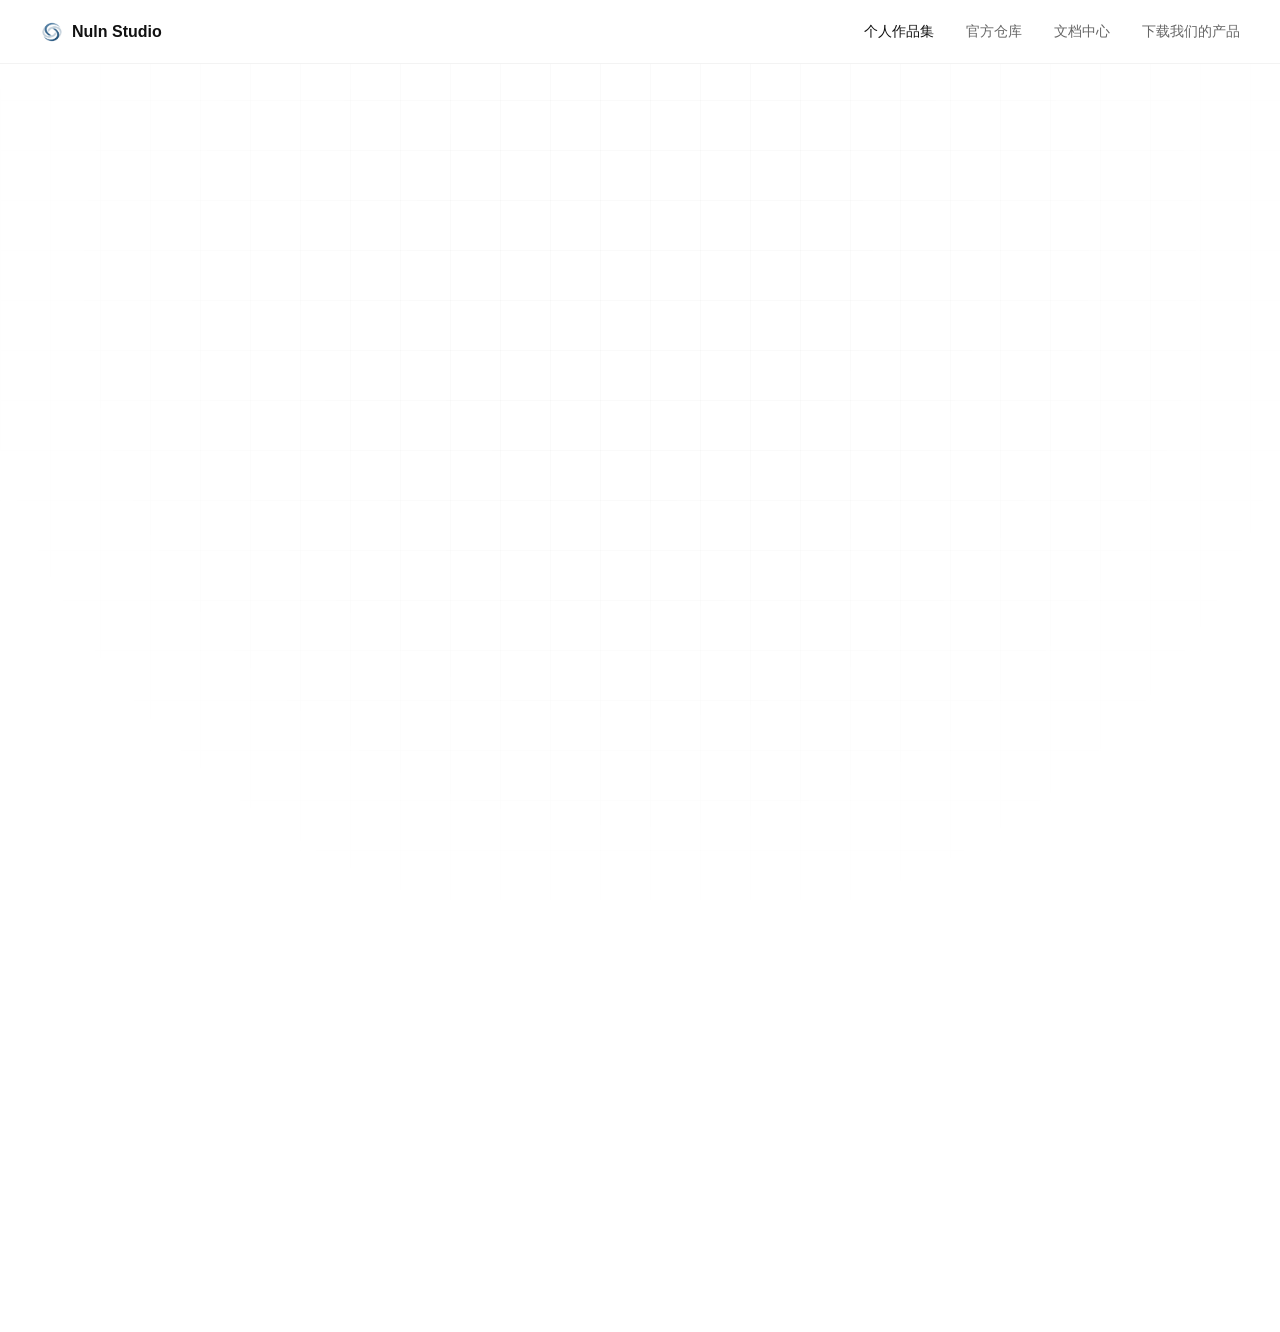
<file: portfolio.html>
<!DOCTYPE html>
<html lang="zh-CN">
<head>
    <meta charset="UTF-8">
    <meta name="viewport" content="width=device-width, initial-scale=1.0">
    <title>个人作品集 | 零阑工坊</title>
    <meta name="robots" content="noindex, nofollow">
    <link rel="icon" type="image/x-icon" href="2.ico">
    <link rel="stylesheet" href="effects.css">
    <link rel="stylesheet" href="style.css">
    <style>
        .repo-modal {
            position: fixed;
            inset: 0;
            background: rgba(255, 255, 255, 0.7);
            backdrop-filter: blur(12px);
            -webkit-backdrop-filter: blur(12px);
            display: flex;
            align-items: center;
            justify-content: center;
            z-index: 2000;
            opacity: 0;
            visibility: hidden;
            transition: 0.3s;
        }
        .repo-modal.active {
            opacity: 1;
            visibility: visible;
        }
        .repo-modal-content {
            background: #ffffff;
            border-radius: 20px;
            padding: 40px;
            max-width: 400px;
            width: calc(100% - 40px);
            text-align: center;
            box-shadow: 0 25px 50px -12px rgba(0,0,0,0.15);
            transform: translateY(20px);
            transition: 0.3s;
            border: 1px solid #f0f0f0;
        }
        .repo-modal.active .repo-modal-content {
            transform: translateY(0);
        }
        .repo-modal-close {
            position: absolute;
            top: 16px;
            right: 20px;
            font-size: 24px;
            color: #9ca3af;
            background: none;
            border: none;
            cursor: pointer;
            transition: 0.2s;
        }
        .repo-modal-close:hover {
            color: #111;
        }
        .repo-modal-content h3 {
            font-size: 22px;
            font-weight: 800;
            margin-bottom: 8px;
            color: #111;
        }
        .repo-modal-content p {
            font-size: 14px;
            color: #666;
            margin-bottom: 24px;
        }
        .repo-modal-links {
            display: flex;
            gap: 12px;
            justify-content: center;
        }
        .repo-modal-links a {
            flex: 1;
            padding: 12px;
            border-radius: 8px;
            background: #f3f4f6;
            color: #111;
            font-weight: 600;
            text-decoration: none;
            transition: 0.2s;
            font-size: 14px;
        }
        .repo-modal-links a:hover {
            background: #e5e7eb;
        }
        .repo-modal-links a.empty {
            opacity: 0.5;
            border: 1px dashed #ccc;
            background: transparent;
        }
        .repo-modal-tip {
            margin-top: 16px;
            font-size: 13px;
            color: #ef4444;
            min-height: 18px;
        }
    </style>
</head>
<body class="layout-split">
    <nav class="navbar">
        <div class="nav-container">
            <a href="index.html" class="nav-logo">
                <img src="2.webp" alt="Nuln Studio" class="nav-logo-img">
                Nuln Studio
            </a>
            <div class="nav-links">
                <a href="portfolio.html" class="nav-link active">个人作品集</a>
                <a href="official-repos.html" class="nav-link">官方仓库</a>
                <a href="docs.html" class="nav-link">文档中心</a>
                <a href="DownloadInGitHub.html" class="nav-link">下载我们的产品</a>
            </div>
        </div>
    </nav>

    <div class="split-container">
        <aside class="hero-side reveal">
            <h1 class="reveal" data-text="个人作品集">个人作品集</h1>
            <p class="hero-en">PORTFOLIO</p>
            <p class="hero-desc">团队成员个人作品展示。<br>部分作品开源，部分闭源。</p>
        </aside>

        <main class="content-side">
            <section class="reveal">
                <h2>Bohh & 潇梓</h2>
                <div class="bento-list">
                    <div class="bento-item">
                        <div class="bento-header">
                            <h3>《囚·龛》</h3>
                            <span class="version-tag">闭源免费</span>
                        </div>
                        <p>恐怖游戏，使用 Unity 引擎与 C# 开发，目前未发布</p>
                        <a href="EEG.HTML?from=ghost" class="btn-secondary" style="display: inline-block; margin-top: 16px; padding: 10px 24px;">暂无渠道下载</a>
                    </div>
                </div>
            </section>

            <section class="reveal">
                <h2>元</h2>
                <div class="bento-list">
                    <div class="bento-item">
                        <div class="bento-header">
                            <h3>《打飞机》</h3>
                            <span class="version-tag">开源</span>
                        </div>
                        <p>一个基于 pygame 开发的飞行射击小游戏</p>
                        <button class="btn-secondary repo-trigger"
                                data-gitee="https://gitee.com/javapythondf/plane-wars"
                                data-github="https://github.com/Airchinaup/PlaneWars"
                                data-github-egg="EEG.HTML?from=plane"
                                style="margin-top: 16px;">
                            查看详情
                        </button>
                    </div>
                </div>
            </section>

            <section class="reveal">
                <h2>Bohh & Xin_Rail</h2>
                <div class="bento-list">
                    <div class="bento-item">
                        <div class="bento-header">
                            <h3>零阑工坊-官网</h3>
                            <span class="version-tag">开源</span>
                        </div>
                        <p>官网从哪来？</p>
                        <button class="btn-secondary repo-trigger"
                                data-gitee=""
                                data-github="https://github.com/Nuln-Studio/Nuln-home-page"
                                data-gitee-egg="N404.html?from=gitee"
                                style="margin-top: 16px;">
                            查看详情
                        </button>
                    </div>
                </div>
            </section>

            <footer class="footer reveal">
                <p style="font-size: 13px; color: #999; margin-bottom: 24px;">注：团队项目遵循 GPL-3.0 协议开源；个人作品展示区中，作品是否开源由作者本人自主决定，不受团队开源协议限制。</p>
                <p>© <span id="year"></span> Nuln Studio · 零阑工坊</p>
            </footer>
        </main>
    </div>

    <div class="repo-modal" id="repo-modal">
        <div class="repo-modal-content">
            <button class="repo-modal-close" aria-label="关闭">&times;</button>
            <h3>选择平台</h3>
            <p>Gitee 还是 GitHub ?</p>
            <div class="repo-modal-links">
                <a href="#" class="repo-modal-gitee" data-platform="gitee">Gitee</a>
                <a href="#" class="repo-modal-github" data-platform="github">GitHub</a>
            </div>
            <p class="repo-modal-tip"></p>
        </div>
    </div>

    <script>
    (function(){
        var modal = document.getElementById('repo-modal');
        var giteeLink = modal.querySelector('.repo-modal-gitee');
        var githubLink = modal.querySelector('.repo-modal-github');
        var closeBtn = modal.querySelector('.repo-modal-close');
        var tip = modal.querySelector('.repo-modal-tip');
        var triggers = document.querySelectorAll('.repo-trigger');

        var current = { gitee:'', github:'', giteeEgg:'', githubEgg:'' };

        function renderButtons(){
            if (current.gitee){
                giteeLink.textContent = 'Gitee';
                giteeLink.classList.remove('empty');
            } else {
                giteeLink.textContent = 'Gitee 暂无';
                giteeLink.classList.add('empty');
            }
            if (current.github){
                githubLink.textContent = 'GitHub';
                githubLink.classList.remove('empty');
            } else {
                githubLink.textContent = 'GitHub 暂无';
                githubLink.classList.add('empty');
            }
        }

        function openModal(btn){
            current.gitee = btn.dataset.gitee || '';
            current.github = btn.dataset.github || '';
            current.giteeEgg = btn.dataset.giteeEgg || '';
            current.githubEgg = btn.dataset.githubEgg || '';
            tip.textContent = '';
            renderButtons();
            modal.classList.add('active');
        }

        function handleClick(platform){
            var url = current[platform];
            var egg = current[platform + 'Egg'];
            if (url){
                window.open(url, '_blank', 'noopener');
            } else if (egg){
                window.location.href = egg;
            } else {
                tip.textContent = (platform === 'gitee' ? 'Gitee' : 'GitHub') + ' 平台暂未上架，敬请期待';
            }
        }

        triggers.forEach(function(btn){
            btn.addEventListener('click', function(){ openModal(btn); });
        });

        giteeLink.addEventListener('click', function(e){
            e.preventDefault();
            handleClick('gitee');
        });
        githubLink.addEventListener('click', function(e){
            e.preventDefault();
            handleClick('github');
        });

        function closeModal(){
            modal.classList.remove('active');
        }
        closeBtn.addEventListener('click', closeModal);
        modal.addEventListener('click', function(e){
            if (e.target === modal) closeModal();
        });
        document.addEventListener('keydown', function(e){
            if (e.key === 'Escape' && modal.classList.contains('active')) closeModal();
        });
    })();
    </script>
    <script src="main.js" defer></script>
</body>
</html>
</file>
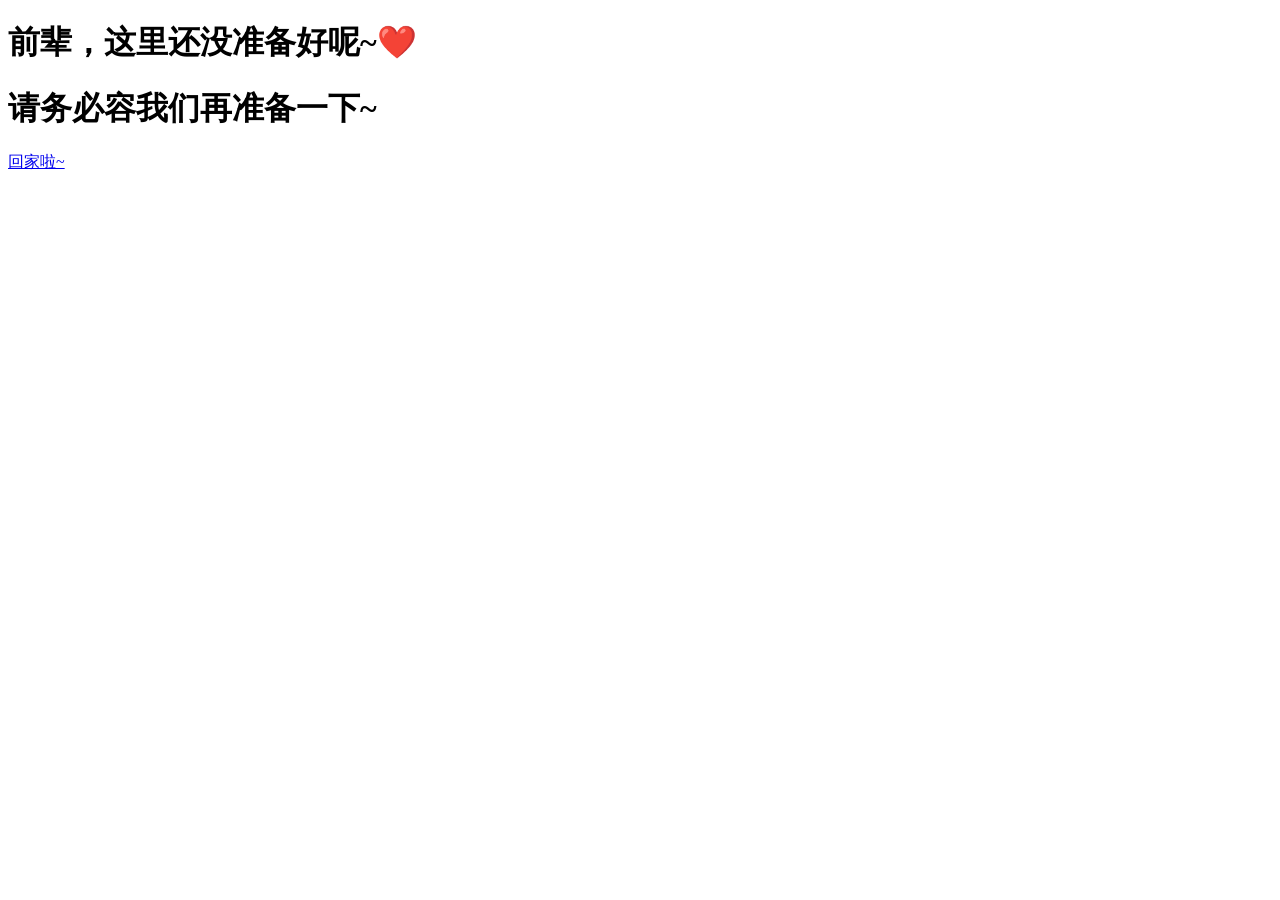
<file: T404.HTML>
<!DOCTYPE html>
<html lang="zh-CN">
<head>
    <meta charset="UTF-8">
    <meta name="robots" content="noindex, nofollow">
    <meta name="viewport" content="width=device-width, initial-scale=1.0">
    <title>？？？</title>
</head>
<body>
    <h1>前辈，这里还没准备好呢~❤️</h1>
    <h1>请务必容我们再准备一下~</h1>
    <p style="margin-top:20px;">
        <a href="DownloadInGitHub.html">回家啦~</a>
    </p>
</body>
</html>
</file>
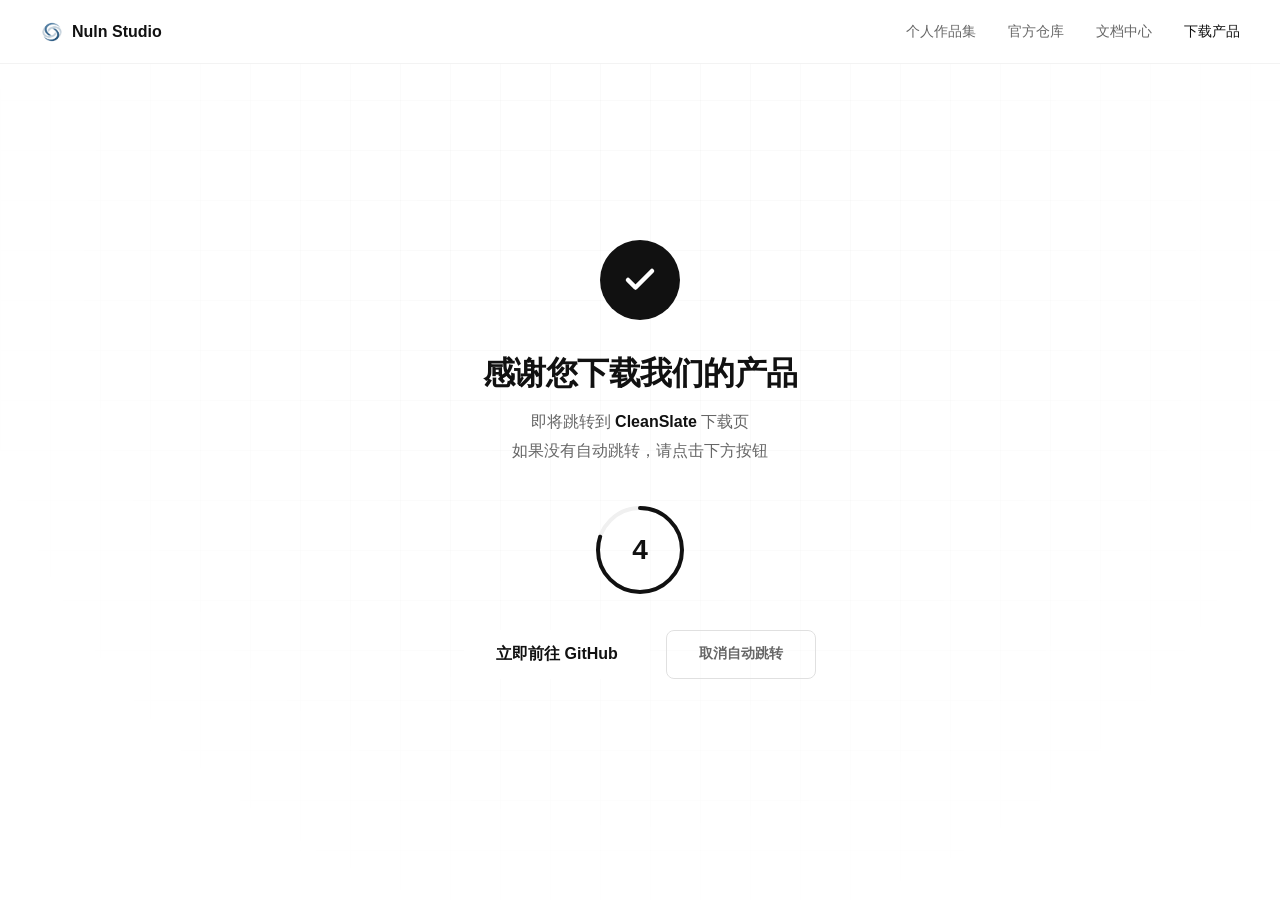
<file: thanks.html>
<!DOCTYPE html>
<html lang="zh-CN">
<head>
    <meta charset="UTF-8">
    <meta name="viewport" content="width=device-width, initial-scale=1.0">
    <title>感谢下载 - Nuln Studio</title>
    <link rel="icon" type="image/x-icon" href="2.ico">
    <link rel="stylesheet" href="effects.css">
    <link rel="stylesheet" href="style.css">
    <style>
        .thanks-page {
            max-width: 640px;
            width: 100%;
            margin: 0 auto;
            padding: 120px 20px 60px;
            text-align: center;
            position: relative;
            z-index: 1;
        }
        .thanks-icon {
            width: 80px;
            height: 80px;
            border-radius: 50%;
            background: #111;
            display: flex;
            align-items: center;
            justify-content: center;
            margin: 0 auto 32px;
        }
        .thanks-icon svg {
            width: 36px;
            height: 36px;
            stroke: #fff;
            stroke-width: 3;
            fill: none;
            stroke-linecap: round;
            stroke-linejoin: round;
        }
        .thanks-title {
            font-size: 32px;
            font-weight: 800;
            letter-spacing: -0.5px;
            color: #111;
            margin-bottom: 12px;
        }
        .thanks-sub {
            font-size: 16px;
            color: #666;
            line-height: 1.8;
            margin-bottom: 36px;
        }
        .thanks-sub strong {
            color: #111;
            font-weight: 600;
        }
        .countdown-wrap {
            position: relative;
            width: 96px;
            height: 96px;
            margin: 0 auto 32px;
        }
        .countdown-wrap svg {
            width: 100%;
            height: 100%;
            display: block;
        }
        .countdown-track {
            fill: none;
            stroke: #f0f0f0;
            stroke-width: 4;
        }
        .countdown-progress {
            fill: none;
            stroke: #111;
            stroke-width: 4;
            stroke-linecap: round;
            transition: stroke-dashoffset 1s linear;
            transform: rotate(-90deg);
            transform-origin: 48px 48px;
        }
        .countdown-num {
            position: absolute;
            top: 50%;
            left: 50%;
            transform: translate(-50%, -50%);
            font-size: 28px;
            font-weight: 800;
            color: #111;
        }
        .thanks-actions {
            display: flex;
            gap: 16px;
            justify-content: center;
            margin-bottom: 32px;
        }
        .btn-ghost {
            padding: 14px 32px;
            border-radius: 8px;
            font-size: 14px;
            font-weight: 600;
            background: transparent;
            color: #666;
            border: 1px solid #e0e0e0;
            cursor: pointer;
            transition: 0.2s;
        }
        .btn-ghost:hover {
            background: #f5f5f5;
            color: #111;
        }
    </style>
</head>
<body class="layout-centered">
    <canvas id="bg-canvas" aria-hidden="true"></canvas>
    <nav class="navbar">
        <div class="nav-container">
            <a href="index.html" class="nav-logo">
                <img src="2.webp" alt="Nuln Studio" class="nav-logo-img">
                Nuln Studio
            </a>
            <div class="nav-links">
                <a href="portfolio.html" class="nav-link">个人作品集</a>
                <a href="official-repos.html" class="nav-link">官方仓库</a>
                <a href="docs.html" class="nav-link">文档中心</a>
                <a href="DownloadInGitHub.html" class="nav-link active">下载产品</a>
            </div>
        </div>
    </nav>

    <div class="thanks-page">
        <div class="thanks-icon">
            <svg viewBox="0 0 24 24"><polyline points="20 6 9 17 4 12"></polyline></svg>
        </div>

        <h1 class="thanks-title">感谢您下载我们的产品</h1>
        <p class="thanks-sub" id="sub-line">
            即将跳转到 <strong id="target-name">GitHub</strong> 下载页<br>
            如果没有自动跳转，请点击下方按钮
        </p>

        <div class="countdown-wrap" id="countdown-wrap">
            <svg viewBox="0 0 96 96" xmlns="http://www.w3.org/2000/svg">
                <circle class="countdown-track" cx="48" cy="48" r="42"/>
                <circle class="countdown-progress" id="ring" cx="48" cy="48" r="42"/>
            </svg>
            <div class="countdown-num" id="countdown">5</div>
        </div>

        <div class="thanks-actions">
            <a id="goto-btn" href="#" class="btn-primary">立即前往 GitHub</a>
            <button id="cancel-btn" class="btn-ghost">取消自动跳转</button>
        </div>
    </div>

    <script src="main.js" defer></script>
    <script>
        (function () {
            var REPOS = {
                'CleanSlate': { mode: 'redirect', url: 'https://github.com/Nuln-Studio/CleanSlate/releases', name: 'CleanSlate', buttonText: '立即前往 GitHub' },
                'CleanSlate.CsGUI': { mode: 'redirect', url: 'https://github.com/Nuln-Studio/CleanSlate.CsGUI/releases', name: 'CleanSlate.CsGUI', buttonText: '立即前往 GitHub' },
                'Nuln-ACT': { mode: 'download', url: 'act/Nuln-ACT-v1.0.8.zip', name: 'Nuln-ACT', buttonText: '立即下载' },
                'Nuln-ACT-Pan': { mode: 'redirect', url: 'https://1841510051.share.123pan.cn/123pan/vLbDTd-l8aX?pwd=nuln', name: '123云盘', buttonText: '立即前往 123云盘', subText: '即将跳转到 <strong>123云盘-下载页</strong><br>提取码：nuln 需要登录账号后下载' }
            };

            function getParam(name) {
                var m = new RegExp('[?&]' + name + '=([^&]*)').exec(location.search);
                return m ? decodeURIComponent(m[1]) : '';
            }

            var repoKey = getParam('repo') || 'CleanSlate';
            var repo = REPOS[repoKey] || REPOS['CleanSlate'];
            var isDownload = repo.mode === 'download';

            document.getElementById('target-name').textContent = repo.name;

            var subLine = document.getElementById('sub-line');
            if (repo.subText) {
                subLine.innerHTML = repo.subText;
            } else if (isDownload) {
                subLine.innerHTML = '即将下载 <strong>' + repo.name + '</strong> 安装包<br>如果没有自动开始，请点击下方按钮';
            } else {
                subLine.innerHTML = '即将跳转到 <strong>' + repo.name + '</strong> 下载页<br>如果没有自动跳转，请点击下方按钮';
            }

            var gotoBtn = document.getElementById('goto-btn');
            gotoBtn.textContent = repo.buttonText;
            gotoBtn.href = repo.url;
            if (isDownload) gotoBtn.setAttribute('download', '');

            function triggerDownload(url) {
                var a = document.createElement('a');
                a.href = url;
                a.download = '';
                document.body.appendChild(a);
                a.click();
                document.body.removeChild(a);
            }

            var TOTAL = 5;
            var remain = TOTAL;
            var canceled = false;

            var countdownEl = document.getElementById('countdown');
            var ringEl = document.getElementById('ring');
            var wrapEl = document.getElementById('countdown-wrap');
            var cancelBtn = document.getElementById('cancel-btn');
            var CIRCUMFERENCE = 2 * Math.PI * 42;

            ringEl.style.strokeDasharray = CIRCUMFERENCE;
            ringEl.style.strokeDashoffset = '0';

            function finish() {
                if (isDownload) {
                    triggerDownload(repo.url);
                    wrapEl.innerHTML = '<svg viewBox="0 0 96 96"><circle cx="48" cy="48" r="42" fill="none" stroke="#111" stroke-width="4"/><polyline points="32 48 44 60 64 38" fill="none" stroke="#111" stroke-width="4" stroke-linecap="round" stroke-linejoin="round"/></svg>';
                    subLine.innerHTML = '<strong>' + repo.name + '</strong> 下载已开始<br>请留意浏览器下载栏';
                    cancelBtn.disabled = true;
                    cancelBtn.textContent = '已完成';
                } else {
                    window.location.href = repo.url;
                }
            }

            function tick() {
                if (canceled) return;
                remain--;
                if (remain <= 0) {
                    countdownEl.textContent = '0';
                    ringEl.style.strokeDashoffset = CIRCUMFERENCE;
                    finish();
                    return;
                }
                countdownEl.textContent = remain;
                ringEl.style.strokeDashoffset = CIRCUMFERENCE * (1 - remain / TOTAL);
                setTimeout(tick, 1000);
            }

            setTimeout(tick, 1000);

            cancelBtn.addEventListener('click', function () {
                canceled = true;
                countdownEl.textContent = '—';
                ringEl.style.strokeDashoffset = CIRCUMFERENCE;
                this.textContent = '已取消';
                this.disabled = true;
            });
        })();
    </script>
</body>
</html>
</file>
<file: effects.css>
#bg-canvas {
    display: none !important;
}

body::before {
    content: "";
    position: fixed;
    inset: 0;
    z-index: -1;
    background-image: 
        linear-gradient(rgba(0,0,0,0.02) 1px, transparent 1px),
        linear-gradient(90deg, rgba(0,0,0,0.02) 1px, transparent 1px);
    background-size: 50px 50px;
    mask-image: radial-gradient(circle at 50% 30%, black 20%, transparent 80%);
    -webkit-mask-image: radial-gradient(circle at 50% 30%, black 20%, transparent 80%);
    pointer-events: none;
}

::-webkit-scrollbar {
    width: 8px;
    height: 8px;
}
::-webkit-scrollbar-track {
    background: #fafafa;
}
::-webkit-scrollbar-thumb {
    background: #d1d5db;
    border-radius: 4px;
}
::-webkit-scrollbar-thumb:hover {
    background: #9ca3af;
}

::selection {
    background: #111827;
    color: #ffffff;
}

.reveal {
    opacity: 0;
    transform: translateY(24px);
    transition: opacity 0.8s cubic-bezier(0.16, 1, 0.3, 1),
                transform 0.8s cubic-bezier(0.16, 1, 0.3, 1);
    will-change: opacity, transform;
}

.reveal.in-view {
    opacity: 1;
    transform: translateY(0);
}

.download-btn::before { display: none; }

.navbar.scrolled {
    background: #ffffff;
    box-shadow: 0 4px 20px rgba(0,0,0,0.03);
}
</file>
<file: style.css>
* { margin: 0; padding: 0; box-sizing: border-box; }

:root {
    color-scheme: light;
}

body { 
    background: #ffffff; 
    color: #111; 
    font-family: -apple-system, "Segoe UI", "MiSans", sans-serif; 
    -webkit-font-smoothing: antialiased; 
}

.navbar { 
    position: fixed; 
    top: 0; 
    width: 100%; 
    height: 64px; 
    display: flex; 
    align-items: center; 
    padding: 0 40px; 
    z-index: 100; 
    background: #ffffff; 
    border-bottom: 1px solid #f3f3f3; 
}

.nav-container { 
    max-width: 1200px; 
    margin: 0 auto; 
    width: 100%; 
    display: flex; 
    justify-content: space-between; 
    align-items: center; 
}

.nav-logo { 
    font-weight: 700; 
    font-size: 16px; 
    color: #111; 
    text-decoration: none; 
    display: flex; 
    align-items: center; 
    gap: 8px; 
}

.nav-logo-img { height: 24px; }

.nav-links { display: flex; gap: 32px; }

.nav-link { 
    text-decoration: none; 
    color: #666; 
    font-size: 14px; 
    font-weight: 500; 
    transition: color 0.2s; 
}

.nav-link:hover, .nav-link.active { color: #111; }

.layout-split { padding-top: 64px; }

.split-container { 
    max-width: 1100px; 
    margin: 0 auto; 
    display: flex; 
    gap: 80px; 
    padding: 80px 24px; 
}

.hero-side { 
    flex: 0 0 360px; 
    position: sticky; 
    top: 140px; 
    height: fit-content; 
    position: relative;
}

.hero-side::before {
    content: "";
    position: absolute;
    top: 20px;
    left: -50px;
    width: 280px;
    height: 280px;
    background: radial-gradient(circle, rgba(56, 189, 248, 0.4) 0%, rgba(59, 130, 246, 0.15) 40%, transparent 70%);
    z-index: -1;
    border-radius: 50%;
    filter: blur(35px);
    animation: lightGlow1 8s ease-in-out infinite alternate;
}

.hero-side::after {
    content: "";
    position: absolute;
    top: -30px;
    right: -80px;
    width: 250px;
    height: 250px;
    background: radial-gradient(circle, rgba(147, 51, 234, 0.3) 0%, rgba(139, 92, 246, 0.1) 40%, transparent 70%);
    z-index: -2;
    border-radius: 50%;
    filter: blur(40px);
    animation: lightGlow2 10s ease-in-out infinite alternate;
}

@keyframes lightGlow1 {
    0% { transform: scale(0.9) translate(0, 0); opacity: 0.7; }
    100% { transform: scale(1.2) translate(20px, 15px); opacity: 1; }
}

@keyframes lightGlow2 {
    0% { transform: scale(1) translate(0, 0); opacity: 0.6; }
    100% { transform: scale(1.3) translate(-15px, 20px); opacity: 0.9; }
}

.hero-side h1 { 
    font-size: 68px; 
    font-weight: 900; 
    letter-spacing: -1.5px; 
    margin-bottom: 16px; 
    background: linear-gradient(135deg, #0f172a 0%, #1e3a8a 40%, #3b82f6 80%);
    -webkit-background-clip: text;
    -webkit-text-fill-color: transparent;
    position: relative;
    display: inline-block;
    filter: drop-shadow(0 4px 12px rgba(59, 130, 246, 0.15)); 
}

.hero-side h1::after {
    content: attr(data-text); 
    position: absolute;
    top: 0; left: 0;
    width: 100%; height: 100%;
    background: linear-gradient(120deg, transparent 20%, rgba(255,255,255,0.9) 50%, transparent 80%);
    background-size: 200% 100%;
    -webkit-background-clip: text;
    background-clip: text;
    color: transparent;
    -webkit-text-fill-color: transparent;
    animation: textShine 3.5s infinite linear;
    pointer-events: none;
}

@keyframes textShine {
    0% { background-position: 150% 0; }
    100% { background-position: -50% 0; }
}

.hero-en { 
    font-family: monospace; 
    font-size: 14px; 
    color: #64748b; 
    letter-spacing: 5px; 
    margin-bottom: 24px; 
    font-weight: 600;
}

.hero-desc { 
    font-size: 18px; 
    color: #334155; 
    line-height: 1.7; 
    margin-bottom: 32px; 
    font-weight: 500;
}

.hero-meta { 
    display: flex; 
    gap: 16px; 
    font-size: 13px; 
    color: #888; 
    font-family: monospace; 
}

.content-side { 
    flex: 1; 
    min-width: 0; 
    display: flex; 
    flex-direction: column; 
    gap: 64px; 
}

.content-side h2 { 
    font-size: 22px; 
    font-weight: 700; 
    margin-bottom: 24px; 
    letter-spacing: -0.5px; 
    color: #111;
}

.bento-list { display: flex; flex-direction: column; gap: 16px; }

.bento-item { 
    background: #fafafa; 
    border-radius: 16px; 
    padding: 32px; 
    transition: 0.3s; 
    border: 1px solid #f0f0f0; 
}

.bento-item:hover { 
    background: #fff; 
    border-color: #e0e0e0; 
    box-shadow: 0 8px 24px rgba(0,0,0,0.03); 
}

.bento-header { 
    display: flex; 
    justify-content: space-between; 
    align-items: center; 
    margin-bottom: 12px; 
}

.bento-item h3 { font-size: 18px; font-weight: 600; }

.bento-item p { font-size: 15px; color: #555; line-height: 1.6; }

.status-dot { width: 8px; height: 8px; border-radius: 50%; }

.status-dot.stable { background: #10b981; }

.status-dot.dev { background: #3b82f6; }

.version-tag { 
    display: inline-block; 
    margin-top: 16px; 
    font-size: 12px; 
    font-family: monospace; 
    color: #888; 
    background: #eee; 
    padding: 4px 10px; 
    border-radius: 6px; 
}

.team-list { display: grid; grid-template-columns: 1fr 1fr; gap: 16px; }

.team-member { 
    display: flex; 
    gap: 16px; 
    padding: 20px; 
    background: #fafafa; 
    border-radius: 16px; 
    border: 1px solid transparent; 
}

.team-member img { width: 48px; height: 48px; border-radius: 50%; }

.member-info h3 { font-size: 16px; font-weight: 600; }

.member-info span { font-size: 12px; color: #888; display: block; margin-bottom: 4px; }

.member-info p { font-size: 13px; color: #666; line-height: 1.4; }

.layout-centered { 
    padding-top: 120px; 
    display: flex; 
    flex-direction: column; 
    align-items: center; 
}

.page-header { text-align: center; margin-bottom: 60px; }

.page-header h1 { 
    font-size: 48px; 
    font-weight: 900; 
    letter-spacing: -1.5px; 
    margin-bottom: 16px; 
    color: #111;
}

.page-header p { font-size: 18px; color: #666; }

.bento-grid { 
    display: grid; 
    grid-template-columns: repeat(2, 1fr); 
    gap: 20px; 
    max-width: 900px; 
    width: 100%; 
    padding: 0 24px; 
    margin-bottom: 60px; 
}

.bento-card { 
    background: #fafafa; 
    border-radius: 20px; 
    padding: 40px; 
    border: 1px solid #f0f0f0; 
    display: flex; 
    flex-direction: column; 
    transition: 0.3s; 
}

.bento-card:hover { 
    background: #fff; 
    box-shadow: 0 12px 32px rgba(0,0,0,0.04); 
    border-color: #e0e0e0; 
}

.col-span-2 { grid-column: span 2; }

.highlight-card { background: #111; color: #fff; border-color: #111; }

.highlight-card:hover { background: #000; }

.highlight-card h2 { color: #fff; }

.highlight-card .card-desc { color: #aaa; }

.highlight-card .card-meta { color: #888; }

.bento-card h2 { font-size: 26px; font-weight: 700; margin-bottom: 12px; }

.card-desc { font-size: 15px; color: #666; margin-bottom: 24px; flex: 1; }

.card-meta { font-size: 13px; color: #999; font-family: monospace; margin-bottom: 24px; }

.btn-primary { 
    display: inline-block; 
    text-align: center; 
    padding: 14px 32px; 
    background: #fff; 
    color: #111; 
    border-radius: 8px; 
    text-decoration: none; 
    font-weight: 600; 
    transition: 0.2s; 
}

.btn-primary:hover { background: #eee; }

.btn-secondary { 
    display: inline-block; 
    text-align: center; 
    padding: 14px 32px; 
    background: #111; 
    color: #fff; 
    border-radius: 8px; 
    text-decoration: none; 
    font-weight: 600; 
    transition: 0.2s; 
    border: none;
    cursor: pointer;
    font-family: inherit;
    font-size: 14px;
}

.btn-secondary:hover { background: #333; }

.footer { 
    margin-top: 40px; 
    border-top: 1px solid #eee; 
    padding-top: 32px; 
    color: #888; 
    font-size: 14px; 
}

.page-footer { text-align: center; color: #888; font-size: 14px; padding-bottom: 60px; }

.btn-text { 
    display: block; 
    margin-top: 12px; 
    color: #111; 
    text-decoration: none; 
    font-weight: 500; 
}

@media (max-width: 860px) {
    .split-container { flex-direction: column; gap: 40px; }
    .hero-side { position: relative; top: 0; text-align: center; }
    .hero-side::before, .hero-side::after { display: none; }
    .hero-side h1 { font-size: 52px; }
    .hero-meta { justify-content: center; }
    .team-list { grid-template-columns: 1fr; }
    .bento-grid { grid-template-columns: 1fr; }
    .col-span-2 { grid-column: span 1; }
}
</file>
